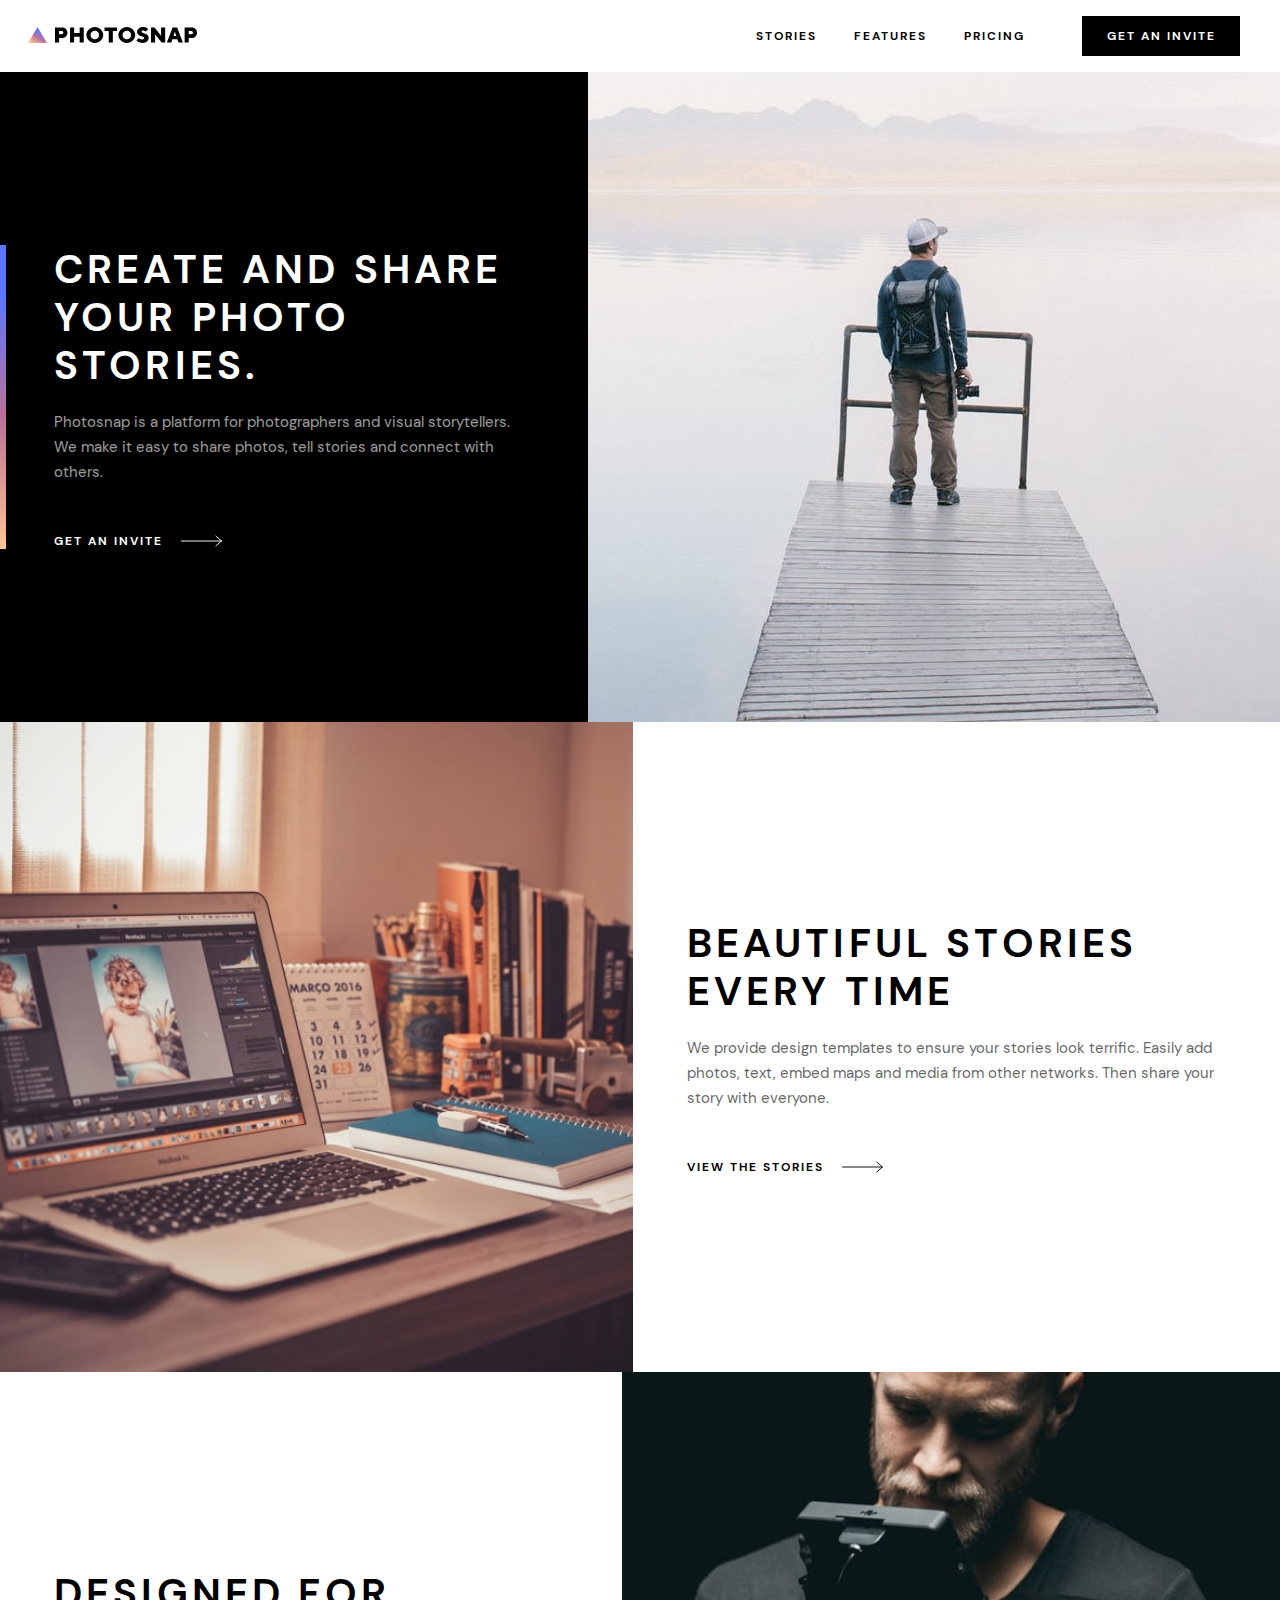
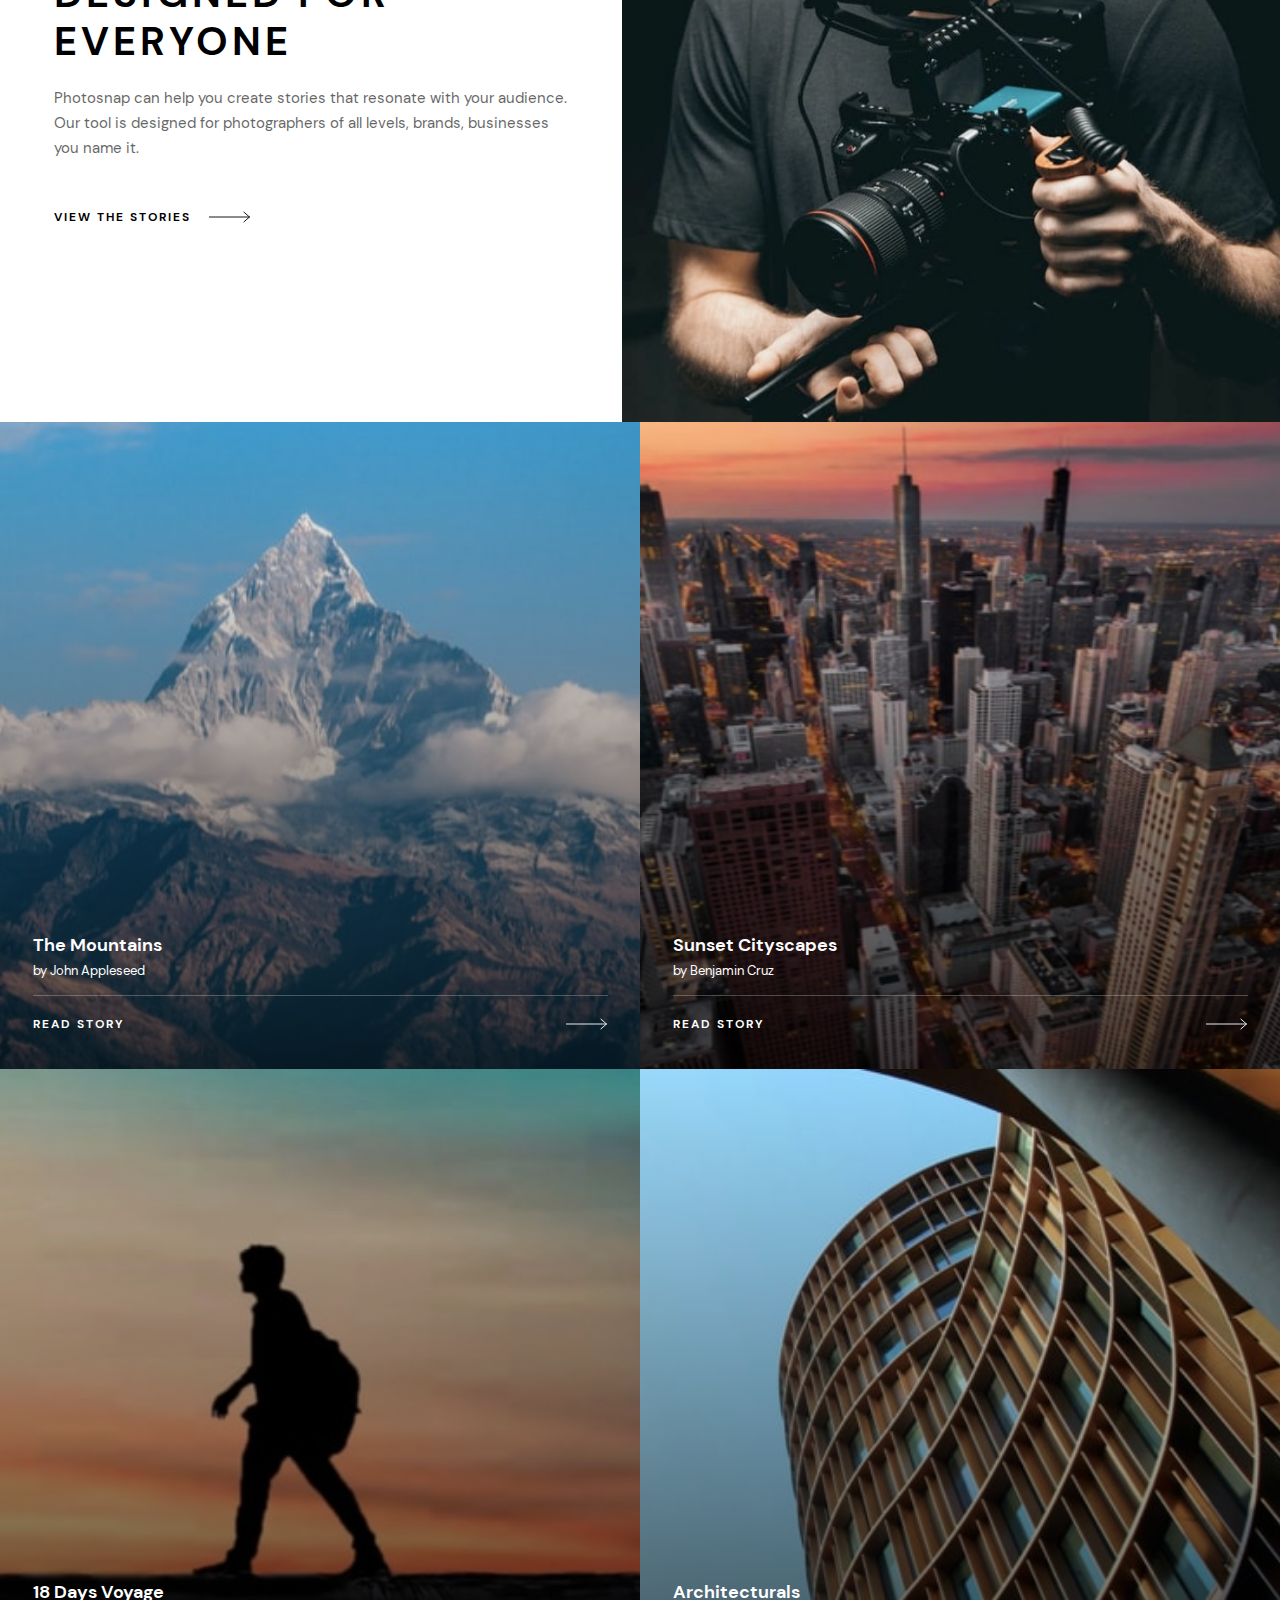
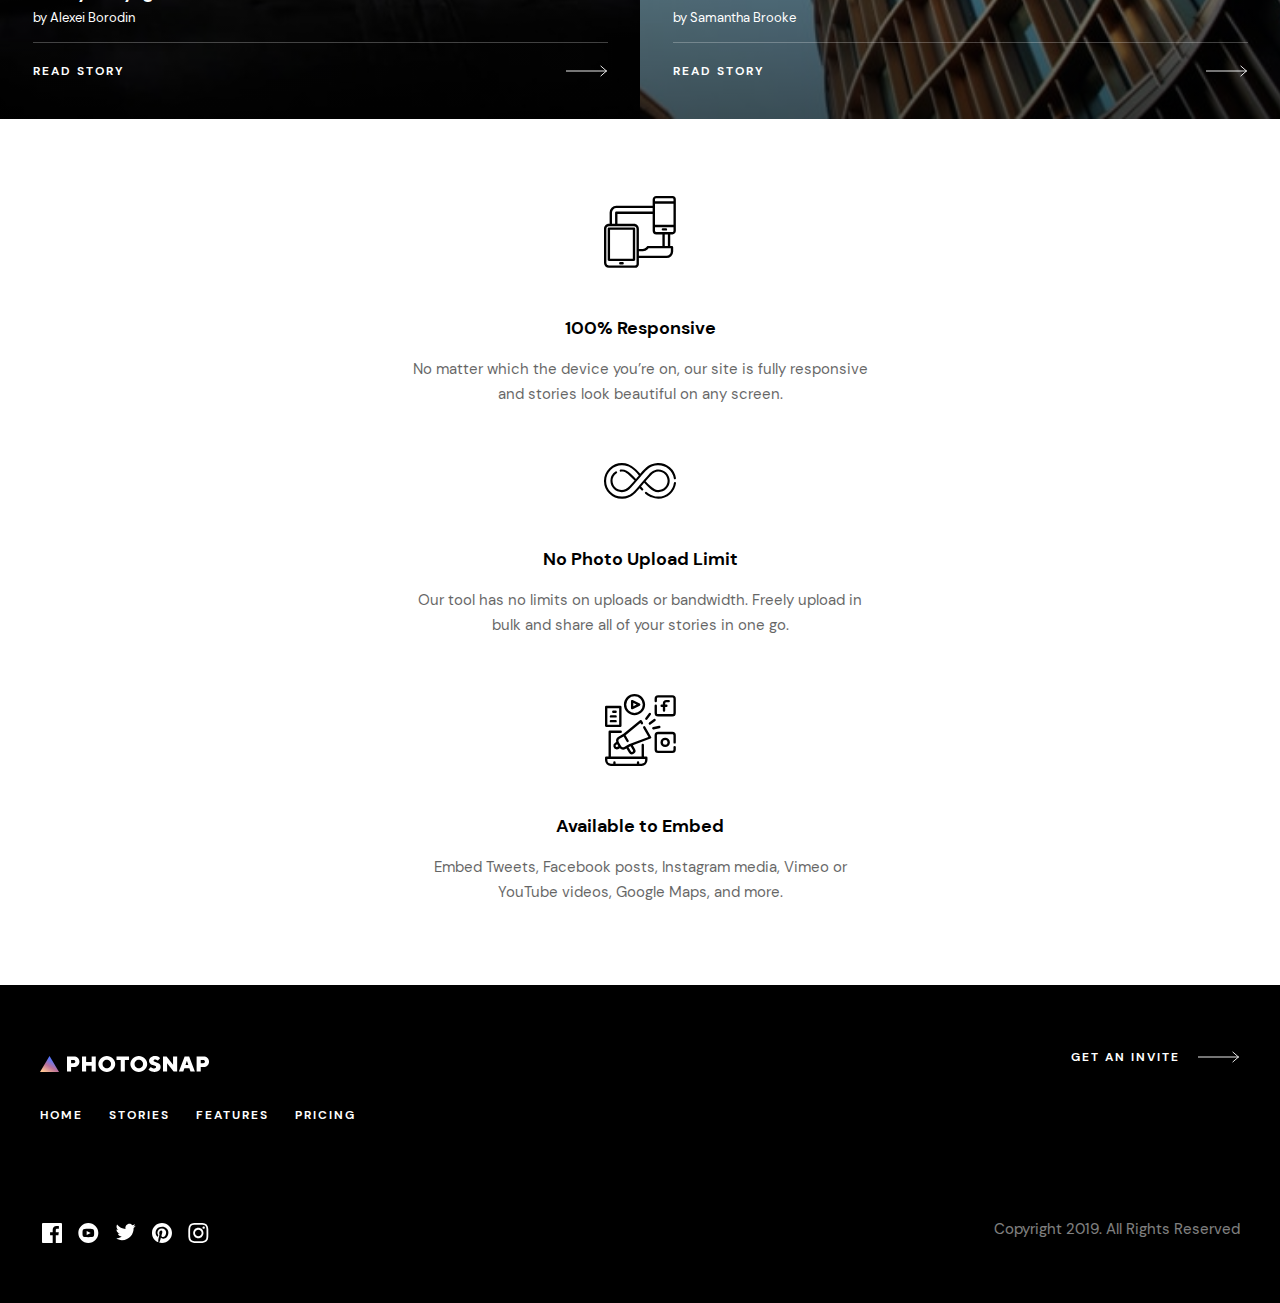
<file: index.html>
<!DOCTYPE html>
<html lang="en">

  <head>
    <meta charset="UTF-8" />
    <meta http-equiv="X-UA-Compatible" content="IE=edge" />
    <meta name="viewport" content="width=device-width, initial-scale=1.0" />
    <link rel="icon" href="Assets/favicon-32x32.png">
    <link rel="stylesheet" href="./Css/reset.css" />
    <link rel="stylesheet" href="./Css/style.css" />
    <link
      rel="shortcut icon"
      href="./Assets/favicon-32x32.png"
      type="image/x-icon"
    />
    <title>Photosnap - Home</title>
  </head>
  <body>
    <header>

      <div id="nav_bar" class="header_wrapper">

        <div class="site_logo">
          <a href="./index.html"><img src="./Assets/shared/desktop/logo.svg" alt="site logo">
          </a>
        </div>
        <div class="centred_items">
          <label>

            <input type="checkbox" id="checkbox" />
            <span class="menu" id="hamburger">
              <span class="hamburger"></span>
            </span>
            <ul class="burger_list">

              <li><a class="hover_op" href="./stories.html">STORIES</a></li>
              <li><a class="hover_op" href="./features.html">FEATURES</a></li>
              <li><a class="hover_op" href="./pricing.html">PRICING</a></li>
              <li class="divider"></li>
              <li>
                <a class="invite centred_items" href="./index.html"
                  >GET AN INVITE</a
                >
              </li>
            </ul>
          </label>
        </div>
        <div class="classic_navbar">
          <div class="nav_bar_flex">
            <a class="classic_navbar_t" href="./stories.html">STORIES</a>
            <a class="classic_navbar_t" href="./features.html">FEATURES</a>
            <a class="classic_navbar_t" href="./pricing.html">PRICING</a>
          </div>
          <a class="classic_navbar_invite" href="./index.html">GET AN INVITE</a>
        </div>
      </div>
    </header>
    <button id="fixed-button" class="bob_effect" onclick="scrollUp()">
      <img src="./Assets/mouse-cursor.png" alt="" />
    </button>
    <section>
      <div class="create_and_share">
        <div class="image_container">
          <img
            class="image_container mobile_images"
            src="./Assets/home/mobile/create-and-share.jpg"
            alt="Creat and share image"
          />
          <img
            class="image_container tablet_images"
            src="./Assets/home/desktop/create-and-share.jpg"
            alt="Creat and share image"
          />
          <img
            class="image_container desktop_images"
            src="./Assets/home/desktop/create-and-share.jpg"
            alt="Creat and share image"
          />
        </div>
        <div class="content_container first_container">
          <div id="colorful_divider_left"></div>
          <div class="content_childF">
            <div id="colorful_divider"></div>

            <div class="content_max_width">
              <h1 class="firstH">Create and share your photo stories.</h1>
              <p class="firstP">
                Photosnap is a platform for photographers and visual
                storytellers. We make it easy to share photos, tell stories and
                connect with others.
              </p>
              <div class="invite_arrow">
                <h4 class="firstInvite hover-underline-animation">
                  GET AN INVITE
                </h4>
                <img
                  class="arrow_container"
                  src="./Assets/shared/desktop/arrow-white.svg"
                  alt="white arrow"
                />
              </div>

            </div>
          </div>
        </div>
      </div>
      <div class="beautiful_stories">
        <div class="image_container">
          <img
            class="image_container mobile_images"
            src="./Assets/home/mobile/beautiful-stories.jpg"
            alt="Creat and share image"
          />
          <img
            class="image_container tablet_images"
            src="./Assets/home/desktop/beautiful-stories.jpg"
            alt="Creat and share image"
          />
          <img
            class="image_container desktop_images"
            src="./Assets/home/desktop/beautiful-stories.jpg"
            alt="Creat and share image"
          />
        </div>
        <div class="content_container">
          <div class="content_child">
            <h1 class="content_headerTxt">
              BEAUTIFUL STORIES <br />
              EVERY TIME
            </h1>
            <p class="content_ParagrapTxt">
              We provide design templates to ensure your stories look terrific.
              Easily add photos, text, embed maps and media from other networks.
              Then share your story with everyone.
            </p>
            <div class="invite_arrow">
              <h4 class="content_invite hover-underline-animation black">
                VIEW THE STORIES
              </h4>
              <img
                class="arrow_container"
                src="./Assets/shared/desktop/arrow-black.svg"
                alt="black arrow"
              />
            </div>
          </div>
        </div>
      </div>
      <div class="designed_for_everyone">
        <div class="image_container">
          <img
            class="image_container mobile_images"
            src="./Assets/home/mobile/designed-for-everyone.jpg"
            alt="Creat and share image"
          />
          <img
            class="image_container tablet_images"
            src="./Assets/home/desktop/designed-for-everyone.jpg"
            alt="Creat and share image"
          />
          <img
            class="image_container desktop_images"
            src="./Assets/home/desktop/designed-for-everyone.jpg"
            alt="Creat and share image"
          />
        </div>
        <div class="content_container">
          <div class="content_child">
            <h1 class="content_headerTxt">DESIGNED FOR EVERYONE</h1>
            <p class="content_ParagrapTxt">
              Photosnap can help you create stories that resonate with your
              audience. Our tool is designed for photographers of all levels,
              brands, businesses you name it.
            </p>
            <div class="invite_arrow">
              <h4 class="content_invite hover-underline-animation black">
                VIEW THE STORIES
              </h4>
              <img
                class="arrow_container"
                src="./Assets/shared/desktop/arrow-black.svg"
                alt="black arrow"
              />
            </div>
          </div>
        </div>
      </div>
    </section>
    <section>
      <div>
        <div>
          <div class="tablet_view">
            <div class="image_container_popup">
              <img

                class="image_container image_up"
                src="./Assets/stories/mobile/mountains.jpg"
                alt="mountains image"
              />
              <div class="blur_effect image_up"></div>

              <div class="galery_textcontent">
                <div class="galery_textcontent_inner">
                  <div>
                    <h5 class="galeryH">The Mountains</h5>
                    <p class="galeryP">by John Appleseed</p>
                  </div>
                  <div class="galery_divider"></div>
                  <div class="galery_flex">
                    <h6 class="galeryh6 hover-underline-animation">
                      READ STORY
                    </h6>
                    <img
                      class="arrow_container"
                      src="./Assets/shared/desktop/arrow-white.svg"
                      alt="white arrow"
                    />
                  </div>
                </div>
              </div>
            </div>
            <div class="image_container_popup">
              <img

                class="image_container image_up"
                src="./Assets/stories/mobile/cityscapes.jpg"
                alt="cityscapes image"
              />
              <div class="blur_effect image_up"></div>

              <div class="galery_textcontent">
                <div class="galery_textcontent_inner">
                  <div>
                    <h5 class="galeryH">Sunset Cityscapes</h5>
                    <p class="galeryP">by Benjamin Cruz</p>
                  </div>
                  <div class="galery_divider"></div>
                  <div class="galery_flex">
                    <h6 class="galeryh6 hover-underline-animation">
                      READ STORY
                    </h6>
                    <img
                      class="arrow_container"
                      src="./Assets/shared/desktop/arrow-white.svg"
                      alt="white arrow"
                    />
                  </div>
                </div>
              </div>
            </div>
            <div class="image_container_popup">
              <img

                class="image_container image_up"
                src="./Assets/stories/mobile/18-days-voyage.jpg"
                alt="18 daysvoyage image"
              />
              <div class="blur_effect image_up"></div>

              <div class="galery_textcontent">
                <div class="galery_textcontent_inner">
                  <div>
                    <h5 class="galeryH">18 Days Voyage</h5>
                    <p class="galeryP">by Alexei Borodin</p>
                  </div>
                  <div class="galery_divider"></div>
                  <div class="galery_flex">
                    <h6 class="galeryh6 hover-underline-animation">
                      READ STORY
                    </h6>
                    <img
                      class="arrow_container"
                      src="./Assets/shared/desktop/arrow-white.svg"
                      alt="white arrow"
                    />
                  </div>
                </div>
              </div>
            </div>
            <div class="image_container_popup">
              <img

                class="image_container image_up"
                src="./Assets/stories/mobile/architecturals.jpg"
                alt="architecturals image"
              />
              <div class="blur_effect image_up"></div>

              <div class="galery_textcontent">
                <div class="galery_textcontent_inner">
                  <div>
                    <h5 class="galeryH">Architecturals</h5>
                    <p class="galeryP">by Samantha Brooke</p>
                  </div>
                  <div class="galery_divider"></div>
                  <div class="galery_flex">
                    <h6 class="galeryh6 hover-underline-animation">
                      READ STORY
                    </h6>
                    <img
                      class="arrow_container"
                      src="./Assets/shared/desktop/arrow-white.svg"
                      alt="white arrow"
                    />
                  </div>
                </div>
              </div>
            </div>
          </div>
        </div>
      </div>
    </section>
    <section>
      <div>
        <div class="lower_div">
          <div class="centred_items_second">
            <img
              src="./Assets/features/desktop/responsive.svg"
              alt="responsive logo"
            />
            <h6 class="lowerH">100% Responsive</h6>
            <p class="lowerP">
              No matter which the device you’re on, our site is fully responsive
              and stories look beautiful on any screen.
            </p>
          </div>
          <div class="centred_items_second">
            <img
              src="./Assets/features/desktop/no-limit.svg"
              alt="no limit logo"
            />

            <h6 class="lowerH lowerHx2">No Photo Upload Limit</h6>

            <p class="lowerP">
              Our tool has no limits on uploads or bandwidth. Freely upload in
              bulk and share all of your stories in one go.
            </p>
          </div>
          <div class="centred_items_second">
            <img src="./Assets/features/desktop/embed.svg" alt="embed logo" />
            <h6 class="lowerH">Available to Embed</h6>

            <p class="lowerP lowerHx3">

              Embed Tweets, Facebook posts, Instagram media, Vimeo or YouTube
              videos, Google Maps, and more.
            </p>
          </div>
        </div>
      </div>
    </section>
    <footer class="site_bottom centred_items">
      <div class="footer_inner">
        <div class="footer_tablet1">

          <a href="./index.html"
            ><img
              class="item1"
              src="./Assets/shared/desktop/logo-white.svg"
              alt="potosnap logo"
          /></a>

          <div class="footer_contact item2">
            <div class="flip-container">
              <div class="flipper">
                <div class="front">
                  <img src="./Assets/contact/white-FB.svg" alt="Image 1" />
                </div>
                <div class="back">
                  <img src="./Assets/contact/facebook.svg" alt="Image 2" />
                </div>
              </div>
            </div>
            <div class="flip-container">
              <div class="flipper">
                <div class="front">
                  <img src="./Assets/contact/white-YT.svg" alt="Image 1" />
                </div>
                <div class="back">
                  <img src="./Assets/contact/youtube.svg" alt="Image 2" />
                </div>
              </div>
            </div>
            <div class="flip-container">
              <div class="flipper">
                <div class="front">
                  <img src="./Assets/contact/white-Tw.svg" alt="Image 1" />
                </div>
                <div class="back">
                  <img src="./Assets/contact/twitter.svg" alt="Image 2" />
                </div>
              </div>
            </div>
            <div class="flip-container">
              <div class="flipper">
                <div class="front">
                  <img src="./Assets/contact/white-Pin.svg" alt="Image 1" />
                </div>
                <div class="back">
                  <img src="./Assets/contact/pinterest.svg" alt="Image 2" />
                </div>
              </div>
            </div>
            <div class="flip-container">
              <div class="flipper">
                <div class="front">
                  <img src="./Assets/contact/white-Insta.svg" alt="Image 1" />
                </div>
                <div class="back">
                  <img src="./Assets/contact/instagram.svg" alt="Image 2" />
                </div>
              </div>
            </div>
          </div>
          <div class="footer_nav item3">

            <a class="footer_nav_p" href="./index.html">Home</a>

            <a class="footer_nav_p" href="./stories.html">Stories</a>
            <a class="footer_nav_p" href="./features.html">Features</a>
            <a class="footer_nav_p" href="./pricing.html">Pricing</a>
          </div>
        </div>
        <div class="footer_tablet2">
          <div class="invite_arrow">
            <h4 class="firstInvite hover-underline-animation">GET AN INVITE</h4>
            <img
              class="arrow_container"
              src="./Assets/shared/desktop/arrow-white.svg"
              alt="white arrow"
            />
          </div>
          <p class="all_rights">Copyright 2019. All Rights Reserved</p>
        </div>
      </div>
    </footer>
    <script src="./Javascript/script.js"></script>
  </body>
</html>
</file>
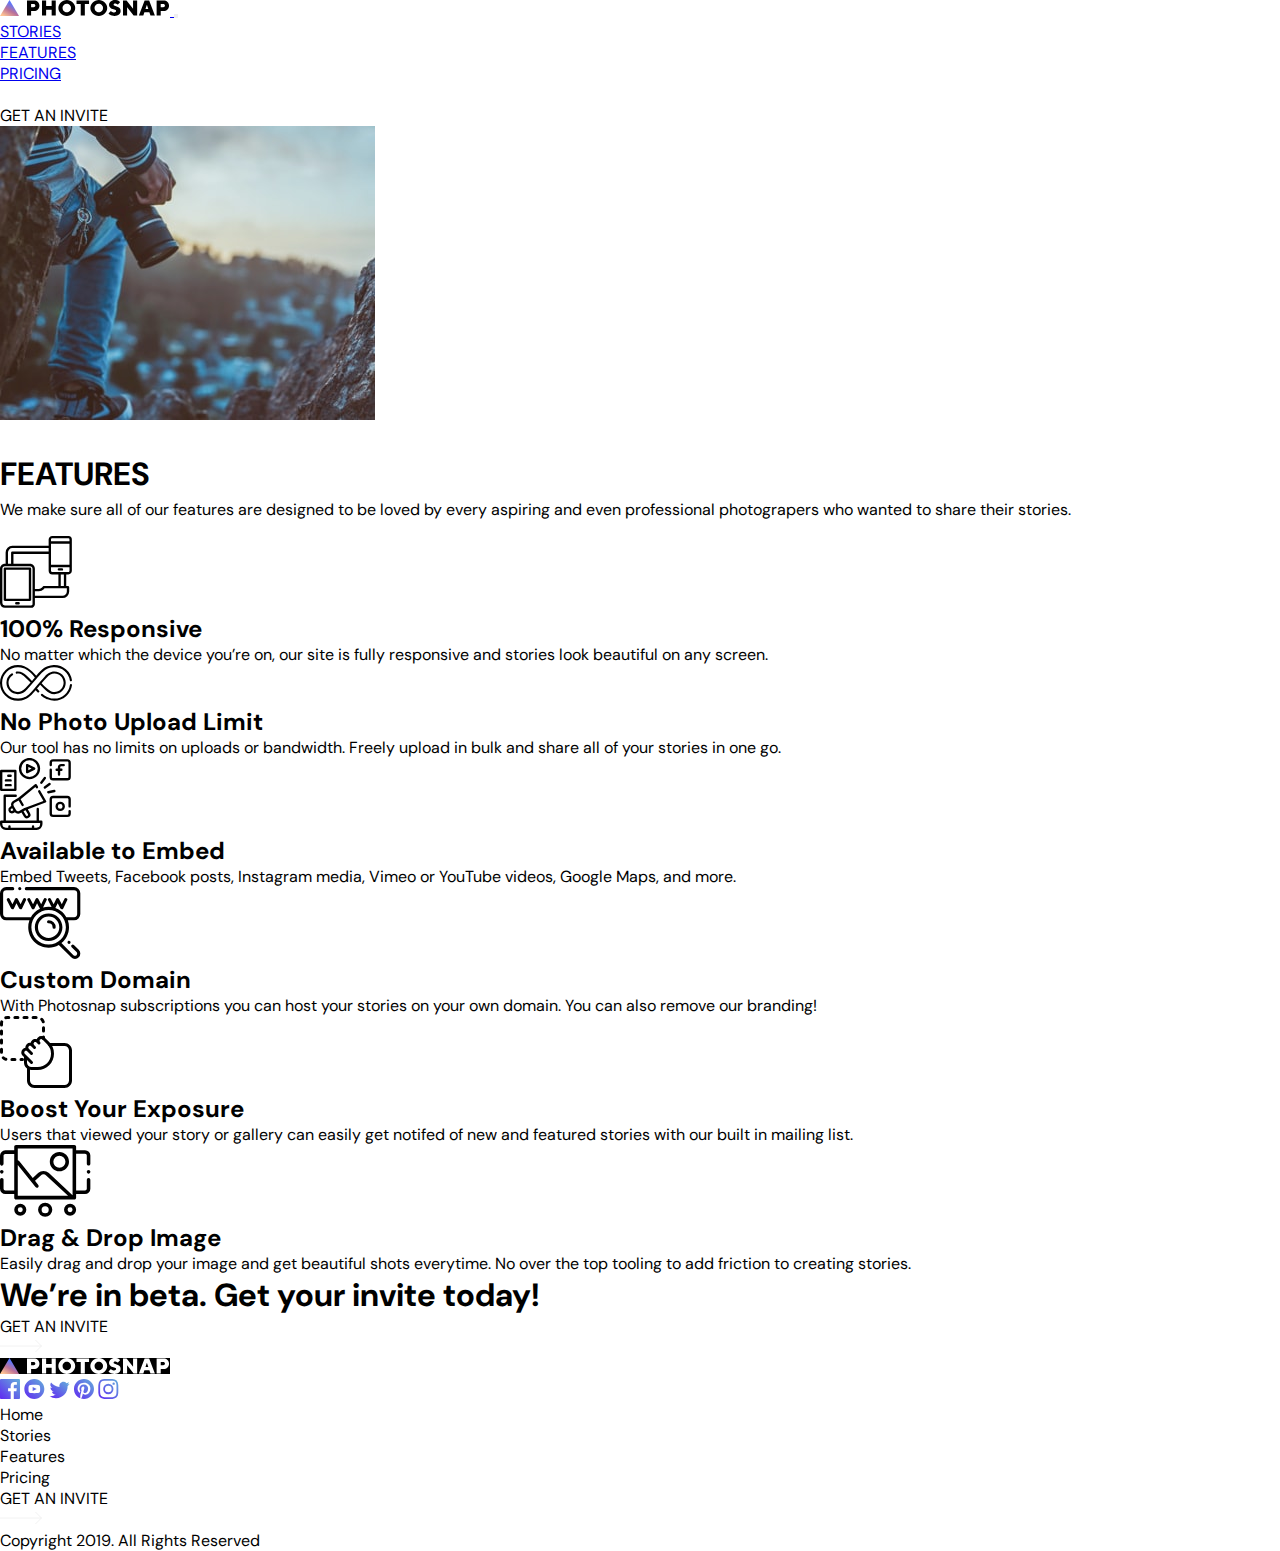
<file: feature.html>
<!DOCTYPE html>
<html lang="en">
<head>
    <meta charset="UTF-8">
    <link rel="preconnect" href="https://fonts.googleapis.com">
    <link rel="preconnect" href="https://fonts.gstatic.com" crossorigin>
    <link href="https://fonts.googleapis.com/css2?family=Bai+Jamjuree:wght@400;600&family=DM+Sans:wght@400;700&display=swap" rel="stylesheet">
    <meta http-equiv="X-UA-Compatible" content="IE=edge">
    <meta name="viewport" content="width=device-width, initial-scale=1.0">
    <link rel="icon" href="starter-code/assets/favicon-32x32.png">
    <link rel="stylesheet" href="style.css">
    <title>Photosnap</title>
</head>
<body>
    <header>
        <div class="logo">
            <a href="./index.html">
                <img src="starter-code/assets/shared/desktop/logo.svg" alt="logo">
            </a>
            <button class="btn">
                <span></span>
                <span></span>
            </button>
        </div>

        <nav class="navbar">
            <div class="menu">
                <ul>
                    <li><a class="mobile-menu" href="./stories.html">STORIES</a></li>
                    <li><a class="mobile-menu" href="./features.html">FEATURES</a></li>
                    <li><a class="mobile-menu" href="./pricing.html">PRICING</a></li>
                    <li class="divider"></li>
                    <li class="invite-li"><a class="invite" href="./index.html"></a>GET AN INVITE</li>
                </ul>
            </div>
        </nav>
    </header>

    <main>
        <section class="section-one">
            <img class="hero-mobile" src="starter-code/assets/features/mobile/hero.jpg" alt="hero">
            <div class="line-one"></div>
            <div class="text">
                <h1 class="text-h1">FEATURES</h1>
                <p class="text-p">We make sure all of our features are designed to be loved by every aspiring and even professional photograpers who wanted to share their stories.</p>
            </div>
        </section>

        <section class="section-two">
            <div class="txt">
                <img src="starter-code/assets/features/desktop/responsive.svg" alt="responsive">
                <h2 class="txt-h2">100% Responsive</h2>
                <p class="txt-p">No matter which the device you’re on, our site is fully responsive and stories look beautiful on any screen.</p>
            </div>
            <div class="txt">
                <img src="starter-code/assets/features/desktop/no-limit.svg" alt="no-limit">
                <h2 class="txt-h2">No Photo Upload Limit</h2>
                <p class="txt-p">Our tool has no limits on uploads or bandwidth. Freely upload in bulk and share all of your stories in one go.</p>
            </div>
            <div class="txt">
                <img src="starter-code/assets/features/desktop/embed.svg" alt="embed">
                <h2 class="txt-h2">Available to Embed</h2>
                <p class="txt-p">Embed Tweets, Facebook posts, Instagram media, Vimeo or YouTube videos, Google Maps, and more. </p>
            </div>
            <div class="txt">
                <img src="starter-code/assets/features/desktop/custom-domain.svg" alt="custom-domain">
                <h2 class="txt-h2">Custom Domain</h2>
                <p class="txt-p">With Photosnap subscriptions you can host your stories on your own domain. You can also remove our branding!</p>
            </div>
            <div class="txt">
                <img src="starter-code/assets/features/desktop/boost-exposure.svg" alt="boost-exposure">
                <h2 class="txt-h2">Boost Your Exposure</h2>
                <p class="txt-p">Users that viewed your story or gallery can easily get notifed of new and featured stories with our built in mailing list.</p>
            </div>
            <div class="txt">
                <img src="starter-code/assets/features/desktop/drag-drop.svg" alt="drag-drop">
                <h2 class="txt-h2">Drag & Drop Image</h2>
                <p class="txt-p">Easily drag and drop your image and get beautiful shots everytime. No over the top tooling to add friction to creating stories.</p>
            </div>
        </section>

        <section class="section-three">
            <div class="line-two"></div>
            <div class="beta">
                <h1 class="beta-h1">We’re in beta. Get your invite today!</h1>
                <div class="beta-two-elements">
                    <p class="beta-p">GET AN INVITE</p>
                    <svg xmlns="http://www.w3.org/2000/svg" width="43" height="14"><g fill="none" fill-rule="evenodd" stroke="#f2f2f2"><path d="M0 7h41.864M35.428 1l6 6-6 6"/></g></svg>
                </div>
            </div>
        </section>
    </main>

    <footer>
        <div class="footer-up">
            <div class="div-footer-logo">
                <img class="footer-logo" src="starter-code/assets/logo-white.svg" alt="">
            </div>
            <div class="social-icons">
                <svg xmlns="http://www.w3.org/2000/svg" width="20" height="20"><defs><linearGradient id="a" x1="100%" x2="0%" y1="0%" y2="100%"><stop offset="0%" stop-color="#63AFDB"/><stop offset="100%" stop-color="#6028F1"/></linearGradient></defs><path fill="url(#a)" d="M18.896 0H1.104C.494 0 0 .494 0 1.104v17.793C0 19.506.494 20 1.104 20h9.58v-7.745H8.076V9.237h2.606V7.01c0-2.583 1.578-3.99 3.883-3.99 1.104 0 2.052.082 2.329.119v2.7h-1.598c-1.254 0-1.496.597-1.496 1.47v1.928h2.989l-.39 3.018h-2.6V20h5.098c.608 0 1.102-.494 1.102-1.104V1.104C20 .494 19.506 0 18.896 0z"/></svg>
                <svg xmlns="http://www.w3.org/2000/svg" width="21" height="20"><defs><linearGradient id="a" x1="0%" x2="100%" y1="100%" y2="0%"><stop offset="0%" stop-color="#D3205A"/><stop offset="100%" stop-color="#FF5A5A"/></linearGradient></defs><path fill="url(#a)" d="M43.33 0c-5.523 0-10 4.478-10 10 0 5.523 4.477 10 10 10s10-4.477 10-10c0-5.522-4.477-10-10-10zm3.7 14.077c-1.75.12-5.653.12-7.402 0-1.896-.13-2.117-1.059-2.131-4.077.014-3.024.237-3.947 2.131-4.077 1.75-.12 5.652-.12 7.403 0 1.897.13 2.117 1.059 2.132 4.077-.015 3.024-.237 3.947-2.132 4.077zm-5.367-6.029l4.098 1.949-4.098 1.955V8.048z" transform="translate(-33)"/></svg>
                <svg xmlns="http://www.w3.org/2000/svg" width="21" height="18"><defs><linearGradient id="a" x1="100%" x2="0%" y1="16.979%" y2="83.021%"><stop offset="0%" stop-color="#65FFEB"/><stop offset="100%" stop-color="#27718A"/></linearGradient></defs><path fill="url(#a)" d="M86.66 3.797a8.192 8.192 0 01-2.357.646 4.11 4.11 0 001.805-2.27 8.22 8.22 0 01-2.606.996 4.096 4.096 0 00-2.995-1.296c-2.65 0-4.596 2.472-3.998 5.038a11.648 11.648 0 01-8.457-4.287 4.109 4.109 0 001.27 5.478 4.086 4.086 0 01-1.858-.513c-.045 1.901 1.318 3.68 3.291 4.075a4.113 4.113 0 01-1.853.07 4.106 4.106 0 003.833 2.85 8.25 8.25 0 01-6.075 1.7 11.616 11.616 0 006.29 1.843c7.618 0 11.922-6.434 11.662-12.205a8.354 8.354 0 002.048-2.124z" transform="translate(-66 -1)"/></svg>
                <svg xmlns="http://www.w3.org/2000/svg" width="20" height="20"><defs><linearGradient id="a" x1="100%" x2="0%" y1="0%" y2="100%"><stop offset="0%" stop-color="#F6C683"/><stop offset="100%" stop-color="#DE3838"/></linearGradient></defs><path fill="url(#a)" d="M109.99 0c-5.522 0-10 4.477-10 10 0 4.237 2.636 7.855 6.356 9.312-.088-.791-.167-2.005.035-2.868.181-.78 1.172-4.97 1.172-4.97s-.299-.6-.299-1.486c0-1.39.806-2.428 1.81-2.428.852 0 1.264.64 1.264 1.408 0 .858-.546 2.14-.828 3.33-.236.995.5 1.807 1.48 1.807 1.778 0 3.144-1.874 3.144-4.58 0-2.393-1.72-4.068-4.176-4.068-2.845 0-4.515 2.135-4.515 4.34 0 .859.33 1.781.744 2.281a.3.3 0 01.069.288l-.278 1.133c-.044.183-.145.223-.335.134-1.249-.581-2.03-2.407-2.03-3.874 0-3.154 2.292-6.052 6.608-6.052 3.469 0 6.165 2.473 6.165 5.776 0 3.447-2.173 6.22-5.19 6.22-1.013 0-1.965-.525-2.291-1.148l-.623 2.378c-.226.869-.835 1.958-1.244 2.621.937.29 1.931.446 2.962.446 5.523 0 10-4.477 10-10s-4.477-10-10-10z" transform="translate(-100)"/></svg>
                <svg xmlns="http://www.w3.org/2000/svg" width="21" height="20"><defs><linearGradient id="a" x1="0%" x2="50%" y1="100%" y2="0%"><stop offset="0%" stop-color="#FFC593"/><stop offset="51.945%" stop-color="#BC7198"/><stop offset="100%" stop-color="#5A77FF"/></linearGradient></defs><path fill="url(#a)" d="M143.32 1.802c2.67 0 2.987.01 4.042.059 2.71.123 3.976 1.409 4.099 4.099.048 1.054.057 1.37.057 4.04 0 2.672-.01 2.988-.057 4.042-.124 2.687-1.387 3.975-4.1 4.099-1.054.048-1.37.058-4.041.058-2.67 0-2.987-.01-4.04-.058-2.718-.124-3.977-1.416-4.1-4.1-.048-1.054-.058-1.37-.058-4.041 0-2.67.01-2.986.058-4.04.124-2.69 1.387-3.977 4.1-4.1 1.054-.048 1.37-.058 4.04-.058zm0-1.802c-2.716 0-3.056.012-4.123.06-3.631.167-5.65 2.182-5.816 5.817-.05 1.067-.061 1.407-.061 4.123s.012 3.057.06 4.123c.167 3.632 2.182 5.65 5.817 5.817 1.067.048 1.407.06 4.123.06s3.057-.012 4.123-.06c3.629-.167 5.652-2.182 5.816-5.817.05-1.066.061-1.407.061-4.123s-.012-3.056-.06-4.122c-.163-3.629-2.18-5.65-5.816-5.817C146.377.01 146.036 0 143.32 0zm0 4.865a5.135 5.135 0 100 10.27 5.135 5.135 0 000-10.27zm0 8.468a3.333 3.333 0 110-6.666 3.333 3.333 0 010 6.666zm5.338-9.87a1.2 1.2 0 100 2.4 1.2 1.2 0 000-2.4z" transform="translate(-133)"/></svg>
            </div>
            <div class="pages">
                <p>Home</p>
                <p>Stories</p>
                <p>Features</p>
                <p>Pricing</p>
            </div>
        </div>
        <div class="footer-down">
            <div class="beta-two-elements-footer">
                <p class="beta-p">GET AN INVITE</p>
                <svg xmlns="http://www.w3.org/2000/svg" width="43" height="14"><g fill="none" fill-rule="evenodd" stroke="#f2f2f2"><path d="M0 7h41.864M35.428 1l6 6-6 6"/></g></svg>
            </div>
            <p class="copyright">Copyright 2019. All Rights Reserved</p>
        </div>
    </footer>

    <script src="burger.js"></script>
</body>
</html>
</file>
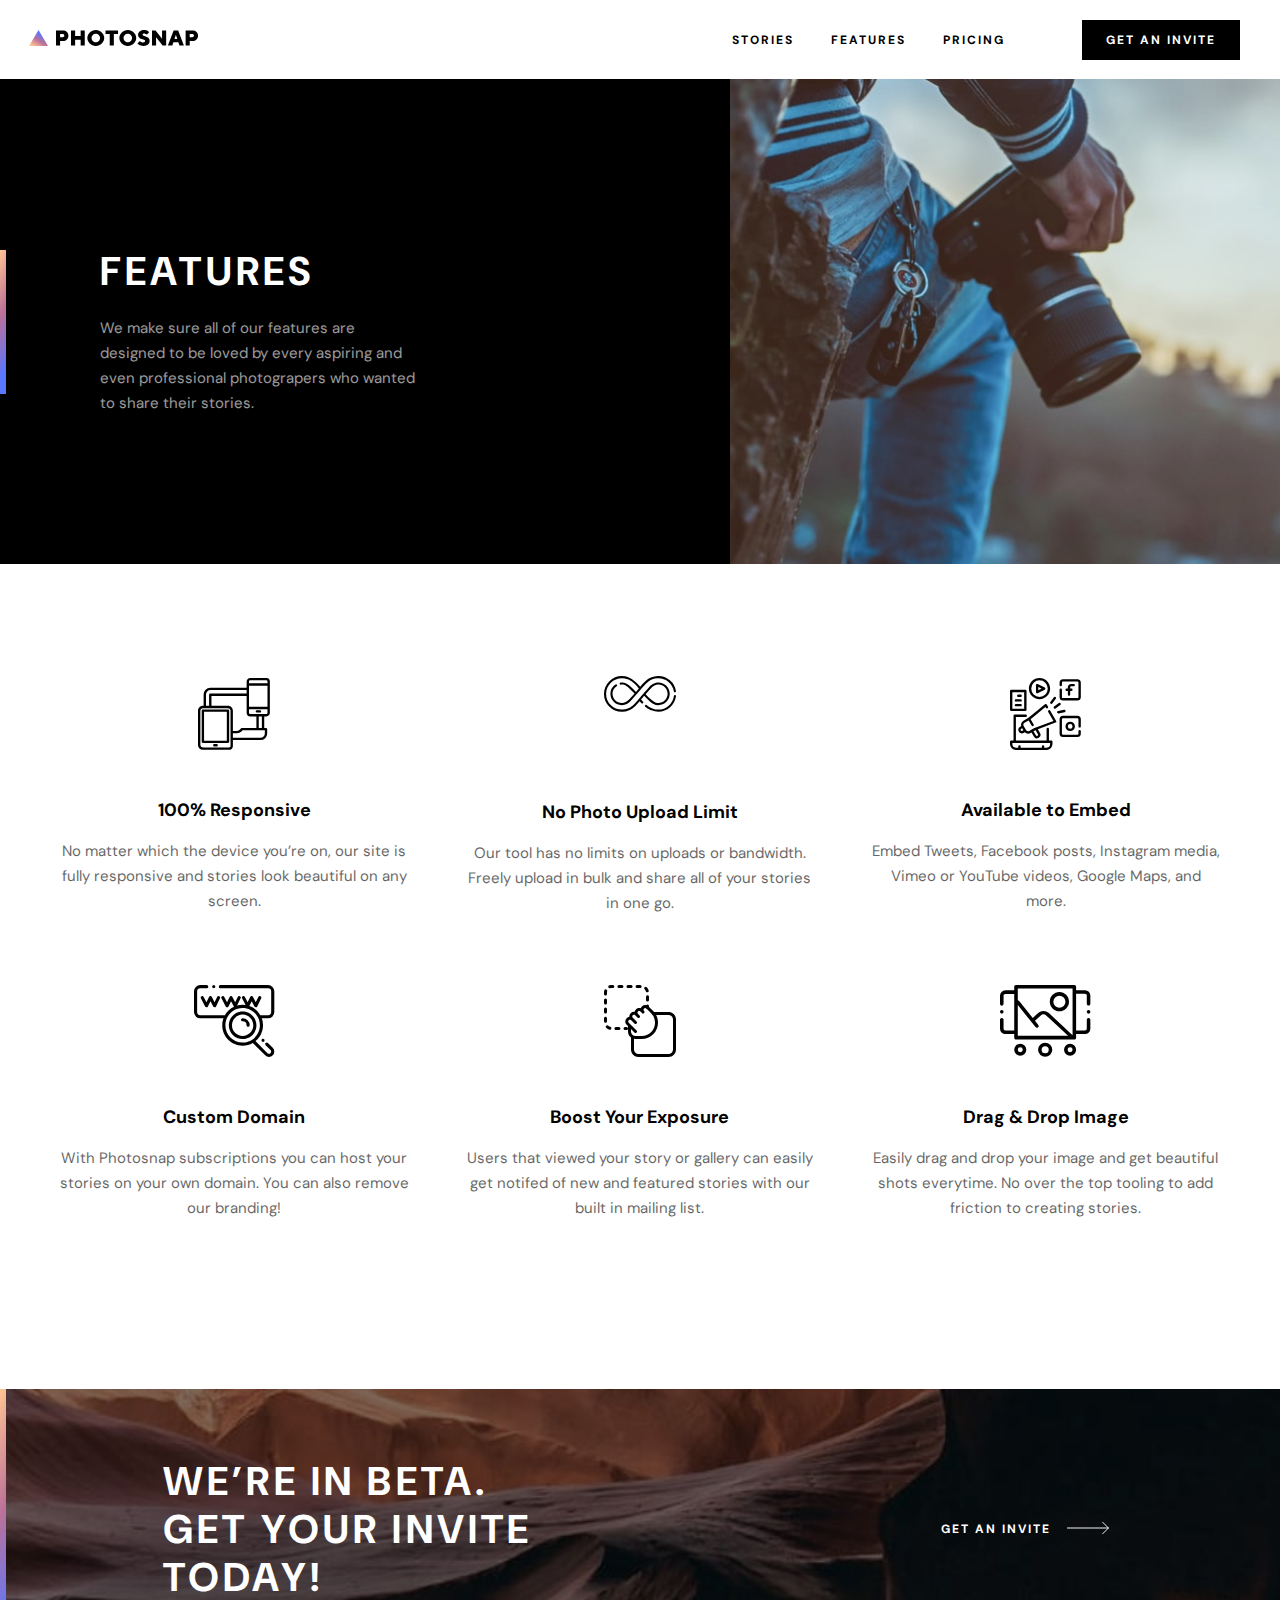
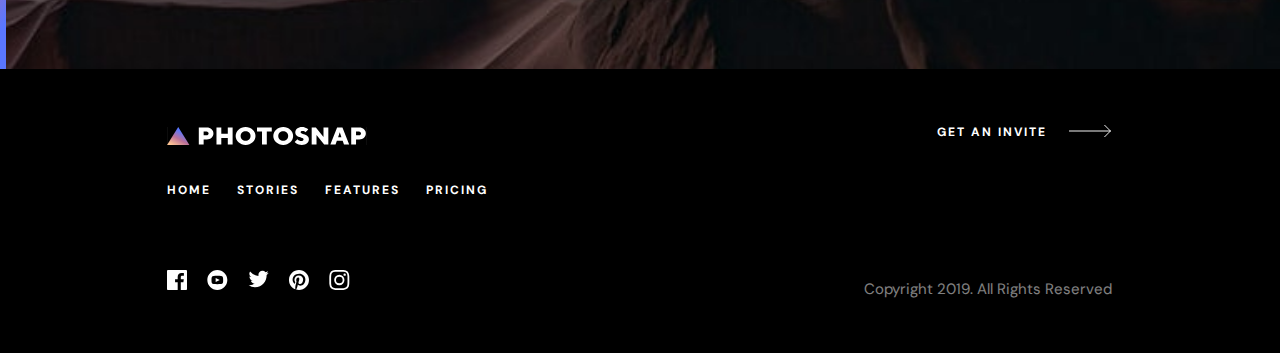
<file: features.html>
<!DOCTYPE html>
<html lang="en">

<head>
    <meta charset="UTF-8">
    <link rel="preconnect" href="https://fonts.googleapis.com">
    <link rel="preconnect" href="https://fonts.gstatic.com" crossorigin>
    <link
        href="https://fonts.googleapis.com/css2?family=Bai+Jamjuree:wght@400;600&family=DM+Sans:wght@400;700&display=swap"
        rel="stylesheet">
    <meta http-equiv="X-UA-Compatible" content="IE=edge">
    <meta name="viewport" content="width=device-width, initial-scale=1.0">
    <link rel="icon" href="Assets/favicon-32x32.png">
    <link rel="stylesheet" href="./features.css">
    <link rel="stylesheet" href="./feature-media.css">
    <title>Photosnap</title>
</head>

<body>
    <header>
        <div class="logo">
            <a href="./index.html">
                <img src="./Assets/shared/desktop/logo.svg" alt="logo">
            </a>
            <button class="btn">
                <span></span>
                <span></span>
            </button>
        </div>

        <div class="menu">
            <ul>
                <li><a href="./stories.html">STORIES</a></li>
                <li><a href="./features.html">FEATURES</a></li>
                <li><a href="./pricing.html">PRICING</a></li>
                <li class="divider"></li>
                <li class="invite-li"><a class="invite" href="./index.html"></a>GET AN INVITE</li>
            </ul>
        </div>
        <div class="menu-clasic">
            <ul>
                <li class="menu-clasic-hover"><a href="./stories.html">STORIES</a></li>
                <li class="menu-clasic-hover"><a href="./features.html">FEATURES</a></li>
                <li class="menu-clasic-hover"><a href="./pricing.html">PRICING</a></li>
                <li class="invite-li-media"><a href="./index.html"></a>GET AN INVITE</li>
            </ul>
        </div>
    </header>

    <main>
        <section class="section-one">
            <div class="images-cont">
                <img class="hero-mobile" src="./Assets/features/mobile/hero.jpg" alt="hero">
                <img class="hero-tablet" src="./Assets/features/tablet/hero.jpg" alt="hero">
                <img class="hero-desktop" src="./Assets/features/desktop/hero.jpg" alt="hero">
            </div>
            <div class="line-one"></div>
            <div class="text">
                <h1 class="text-h1">FEATURES</h1>
                <p class="text-p">We make sure all of our features are designed to be loved by every aspiring and even
                    professional photograpers who wanted to share their stories.</p>
            </div>
        </section>

        <section class="section-two">
            <div class="txt">
                <img src="./Assets/features/desktop/responsive.svg" alt="responsive">
                <h2 class="txt-h2">100% Responsive</h2>
                <p class="txt-p">No matter which the device you’re on, our site is fully responsive and stories look
                    beautiful on any screen.</p>
            </div>
            <div class="txt">
                <img class="unlimit" src="./Assets/features/desktop/no-limit.svg" alt="no-limit">
                <h2 class="txt-h2">No Photo Upload Limit</h2>
                <p class="txt-p">Our tool has no limits on uploads or bandwidth. Freely upload in bulk and share all of
                    your stories in one go.</p>
            </div>
            <div class="txt">
                <img src="./Assets/features/desktop/embed.svg" alt="embed">
                <h2 class="txt-h2">Available to Embed</h2>
                <p class="txt-p">Embed Tweets, Facebook posts, Instagram media, Vimeo or YouTube videos, Google Maps,
                    and more. </p>
            </div>
            <div class="txt">
                <img src="./Assets/features/desktop/custom-domain.svg" alt="custom-domain">
                <h2 class="txt-h2">Custom Domain</h2>
                <p class="txt-p">With Photosnap subscriptions you can host your stories on your own domain. You can also
                    remove our branding!</p>
            </div>
            <div class="txt">
                <img src="./Assets/features/desktop/boost-exposure.svg" alt="boost-exposure">
                <h2 class="txt-h2">Boost Your Exposure</h2>
                <p class="txt-p">Users that viewed your story or gallery can easily get notifed of new and featured
                    stories with our built in mailing list.</p>
            </div>
            <div class="txt">
                <img src="./Assets/features/desktop/drag-drop.svg" alt="drag-drop">
                <h2 class="txt-h2">Drag & Drop Image</h2>
                <p class="txt-p">Easily drag and drop your image and get beautiful shots everytime. No over the top
                    tooling to add friction to creating stories.</p>
            </div>
        </section>

        <section class="section-three">
            <div class="line-two"></div>
            <div class="beta">
                <h1 class="beta-h1">We’re in beta. Get your invite today!</h1>
                <div class="beta-two-elements">
                    <p class="beta-p">GET AN INVITE</p>
                    <svg xmlns="http://www.w3.org/2000/svg" width="43" height="14">
                        <g fill="none" fill-rule="evenodd" stroke="#f2f2f2">
                            <path d="M0 7h41.864M35.428 1l6 6-6 6" />
                        </g>
                    </svg>
                </div>
            </div>
        </section>
    </main>

    <footer>
        <div class="footer-up">
            <div class="div-footer-logo">
                <a href="./index.html">
                    <img class="footer-logo" src="./Assets/shared/desktop/logo-white.svg" alt="">
                </a>
            </div>
            <div class="reverse">
                <div class="social-icons">
                    <div class="fb">
                        <svg xmlns="http://www.w3.org/2000/svg" width="20" height="20">
                            <defs>
                                <linearGradient id="a" x1="100%" x2="0%" y1="0%" y2="100%">
                                    <stop offset="0%" stop-color="#63AFDB" />
                                    <stop offset="100%" stop-color="#6028F1" />
                                </linearGradient>
                            </defs>
                            <path fill="url(#a)"
                                d="M18.896 0H1.104C.494 0 0 .494 0 1.104v17.793C0 19.506.494 20 1.104 20h9.58v-7.745H8.076V9.237h2.606V7.01c0-2.583 1.578-3.99 3.883-3.99 1.104 0 2.052.082 2.329.119v2.7h-1.598c-1.254 0-1.496.597-1.496 1.47v1.928h2.989l-.39 3.018h-2.6V20h5.098c.608 0 1.102-.494 1.102-1.104V1.104C20 .494 19.506 0 18.896 0z" />
                        </svg>
                    </div>
                    <div class="youtube">
                        <svg xmlns="http://www.w3.org/2000/svg" width="21" height="20">
                            <defs>
                                <linearGradient id="b" x1="0%" x2="100%" y1="100%" y2="0%">
                                    <stop offset="0%" stop-color="#D3205A" />
                                    <stop offset="100%" stop-color="#FF5A5A" />
                                </linearGradient>
                            </defs>
                            <path fill="url(#a)"
                                d="M43.33 0c-5.523 0-10 4.478-10 10 0 5.523 4.477 10 10 10s10-4.477 10-10c0-5.522-4.477-10-10-10zm3.7 14.077c-1.75.12-5.653.12-7.402 0-1.896-.13-2.117-1.059-2.131-4.077.014-3.024.237-3.947 2.131-4.077 1.75-.12 5.652-.12 7.403 0 1.897.13 2.117 1.059 2.132 4.077-.015 3.024-.237 3.947-2.132 4.077zm-5.367-6.029l4.098 1.949-4.098 1.955V8.048z"
                                transform="translate(-33)" />
                        </svg>
                    </div>
                    <div class="tw">
                        <svg xmlns="http://www.w3.org/2000/svg" width="21" height="18">
                            <defs>
                                <linearGradient id="c" x1="100%" x2="0%" y1="16.979%" y2="83.021%">
                                    <stop offset="0%" stop-color="#65FFEB" />
                                    <stop offset="100%" stop-color="#27718A" />
                                </linearGradient>
                            </defs>
                            <path fill="url(#a)"
                                d="M86.66 3.797a8.192 8.192 0 01-2.357.646 4.11 4.11 0 001.805-2.27 8.22 8.22 0 01-2.606.996 4.096 4.096 0 00-2.995-1.296c-2.65 0-4.596 2.472-3.998 5.038a11.648 11.648 0 01-8.457-4.287 4.109 4.109 0 001.27 5.478 4.086 4.086 0 01-1.858-.513c-.045 1.901 1.318 3.68 3.291 4.075a4.113 4.113 0 01-1.853.07 4.106 4.106 0 003.833 2.85 8.25 8.25 0 01-6.075 1.7 11.616 11.616 0 006.29 1.843c7.618 0 11.922-6.434 11.662-12.205a8.354 8.354 0 002.048-2.124z"
                                transform="translate(-66 -1)" />
                        </svg>
                    </div>
                    <div class="pin">
                        <svg xmlns="http://www.w3.org/2000/svg" width="20" height="20">
                            <defs>
                                <linearGradient id="d" x1="100%" x2="0%" y1="0%" y2="100%">
                                    <stop offset="0%" stop-color="#F6C683" />
                                    <stop offset="100%" stop-color="#DE3838" />
                                </linearGradient>
                            </defs>
                            <path fill="url(#a)"
                                d="M109.99 0c-5.522 0-10 4.477-10 10 0 4.237 2.636 7.855 6.356 9.312-.088-.791-.167-2.005.035-2.868.181-.78 1.172-4.97 1.172-4.97s-.299-.6-.299-1.486c0-1.39.806-2.428 1.81-2.428.852 0 1.264.64 1.264 1.408 0 .858-.546 2.14-.828 3.33-.236.995.5 1.807 1.48 1.807 1.778 0 3.144-1.874 3.144-4.58 0-2.393-1.72-4.068-4.176-4.068-2.845 0-4.515 2.135-4.515 4.34 0 .859.33 1.781.744 2.281a.3.3 0 01.069.288l-.278 1.133c-.044.183-.145.223-.335.134-1.249-.581-2.03-2.407-2.03-3.874 0-3.154 2.292-6.052 6.608-6.052 3.469 0 6.165 2.473 6.165 5.776 0 3.447-2.173 6.22-5.19 6.22-1.013 0-1.965-.525-2.291-1.148l-.623 2.378c-.226.869-.835 1.958-1.244 2.621.937.29 1.931.446 2.962.446 5.523 0 10-4.477 10-10s-4.477-10-10-10z"
                                transform="translate(-100)" />
                        </svg>
                    </div>
                    <div class="ins">
                        <svg xmlns="http://www.w3.org/2000/svg" width="21" height="20">
                            <defs>
                                <linearGradient id="e" x1="0%" x2="50%" y1="100%" y2="0%">
                                    <stop offset="0%" stop-color="#FFC593" />
                                    <stop offset="51.945%" stop-color="#BC7198" />
                                    <stop offset="100%" stop-color="#5A77FF" />
                                </linearGradient>
                            </defs>
                            <path fill="url(#a)"
                                d="M143.32 1.802c2.67 0 2.987.01 4.042.059 2.71.123 3.976 1.409 4.099 4.099.048 1.054.057 1.37.057 4.04 0 2.672-.01 2.988-.057 4.042-.124 2.687-1.387 3.975-4.1 4.099-1.054.048-1.37.058-4.041.058-2.67 0-2.987-.01-4.04-.058-2.718-.124-3.977-1.416-4.1-4.1-.048-1.054-.058-1.37-.058-4.041 0-2.67.01-2.986.058-4.04.124-2.69 1.387-3.977 4.1-4.1 1.054-.048 1.37-.058 4.04-.058zm0-1.802c-2.716 0-3.056.012-4.123.06-3.631.167-5.65 2.182-5.816 5.817-.05 1.067-.061 1.407-.061 4.123s.012 3.057.06 4.123c.167 3.632 2.182 5.65 5.817 5.817 1.067.048 1.407.06 4.123.06s3.057-.012 4.123-.06c3.629-.167 5.652-2.182 5.816-5.817.05-1.066.061-1.407.061-4.123s-.012-3.056-.06-4.122c-.163-3.629-2.18-5.65-5.816-5.817C146.377.01 146.036 0 143.32 0zm0 4.865a5.135 5.135 0 100 10.27 5.135 5.135 0 000-10.27zm0 8.468a3.333 3.333 0 110-6.666 3.333 3.333 0 010 6.666zm5.338-9.87a1.2 1.2 0 100 2.4 1.2 1.2 0 000-2.4z"
                                transform="translate(-133)" />
                        </svg>
                    </div>
                </div>
                <div class="pages">
                    <a class="footer-page-p" href="./index.html">
                        <p>Home</p>
                    </a>
                    <a class="footer-page-p" href="./stories.html">
                        <p>Stories</p>
                    </a>
                    <a class="footer-page-p" href="./features.html">
                        <p>Features</p>
                    </a>
                    <a class="footer-page-p" href="./pricing.html">
                        <p>Pricing</p>
                    </a>
                </div>
            </div>
        </div>
        <div class="footer-down">
            <div class="beta-two-elements-footer">
                <p class="beta-p">GET AN INVITE</p>
                <svg xmlns="http://www.w3.org/2000/svg" width="43" height="14">
                    <g fill="none" fill-rule="evenodd" stroke="#f2f2f2">
                        <path d="M0 7h41.864M35.428 1l6 6-6 6" />
                    </g>
                </svg>
            </div>
            <p class="copyright">Copyright 2019. All Rights Reserved</p>
        </div>
    </footer>

    <script src="./features.js"></script>
</body>

</html>
</file>
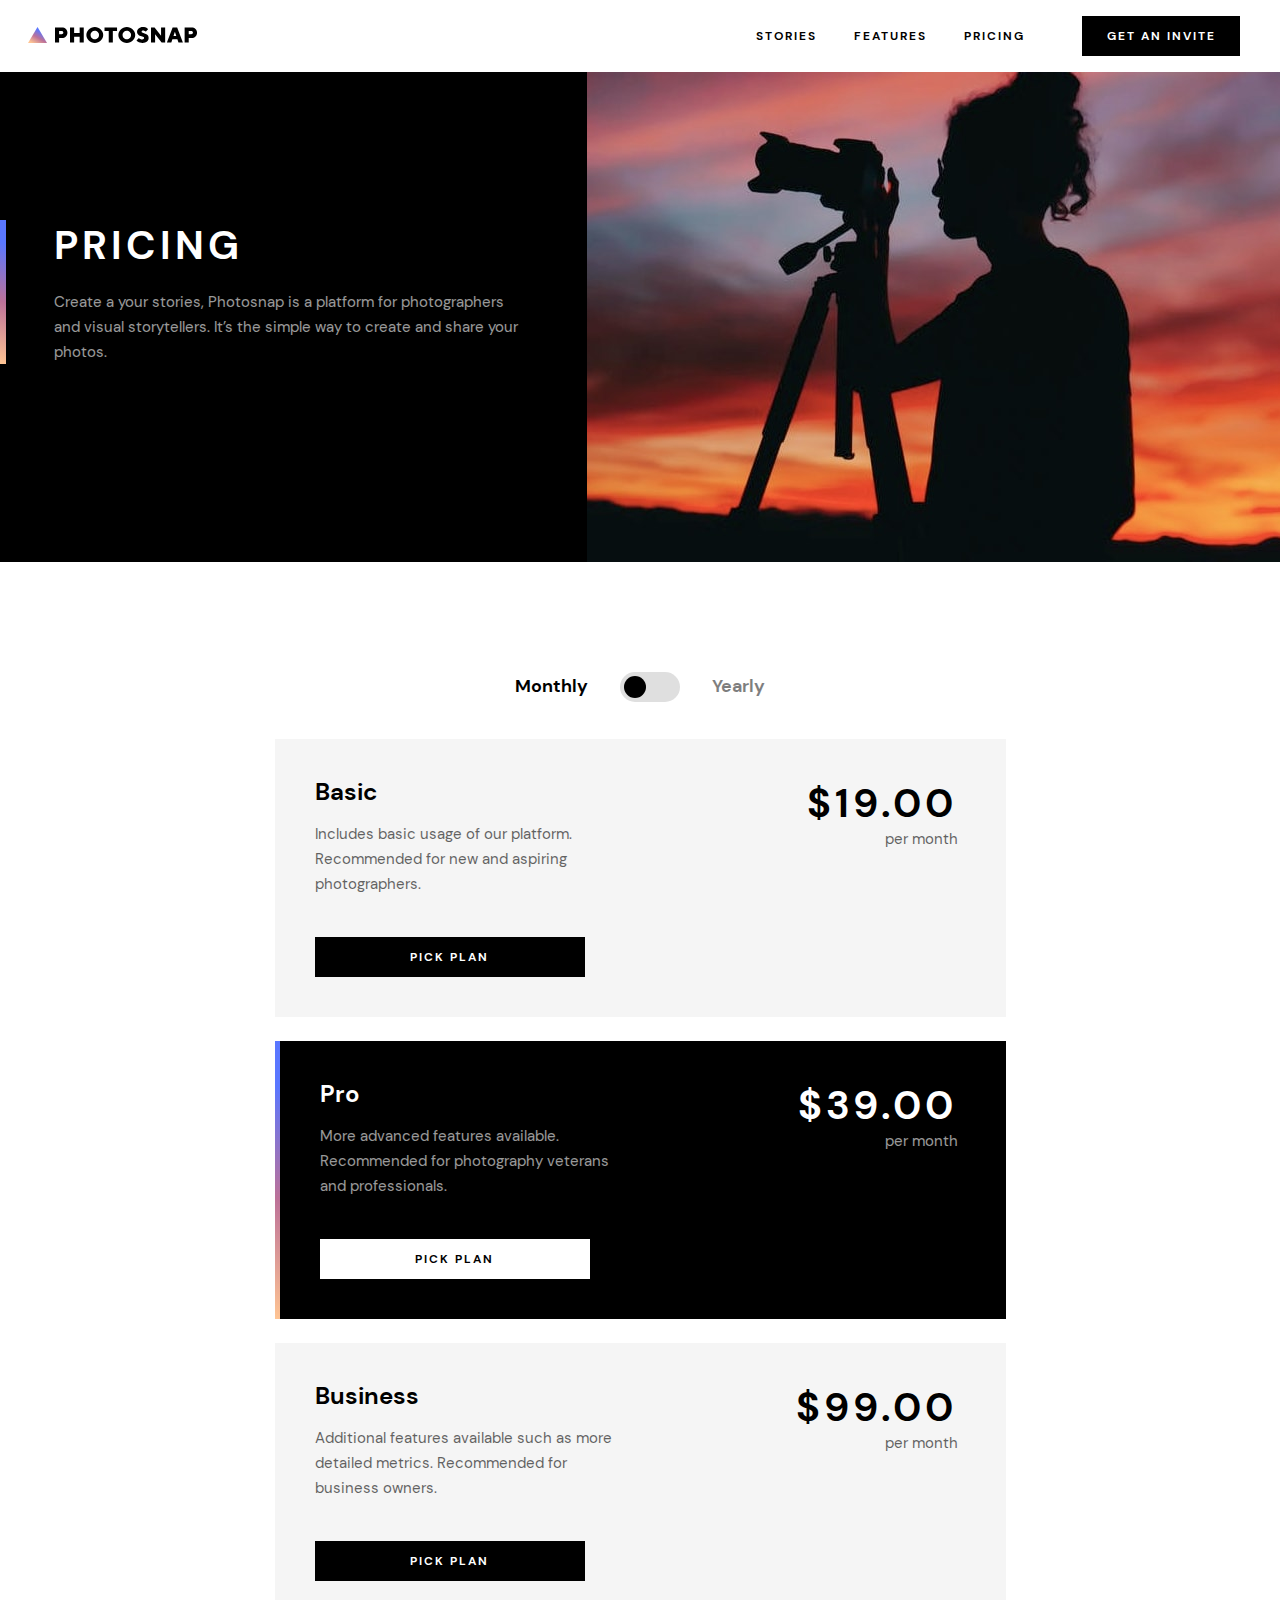
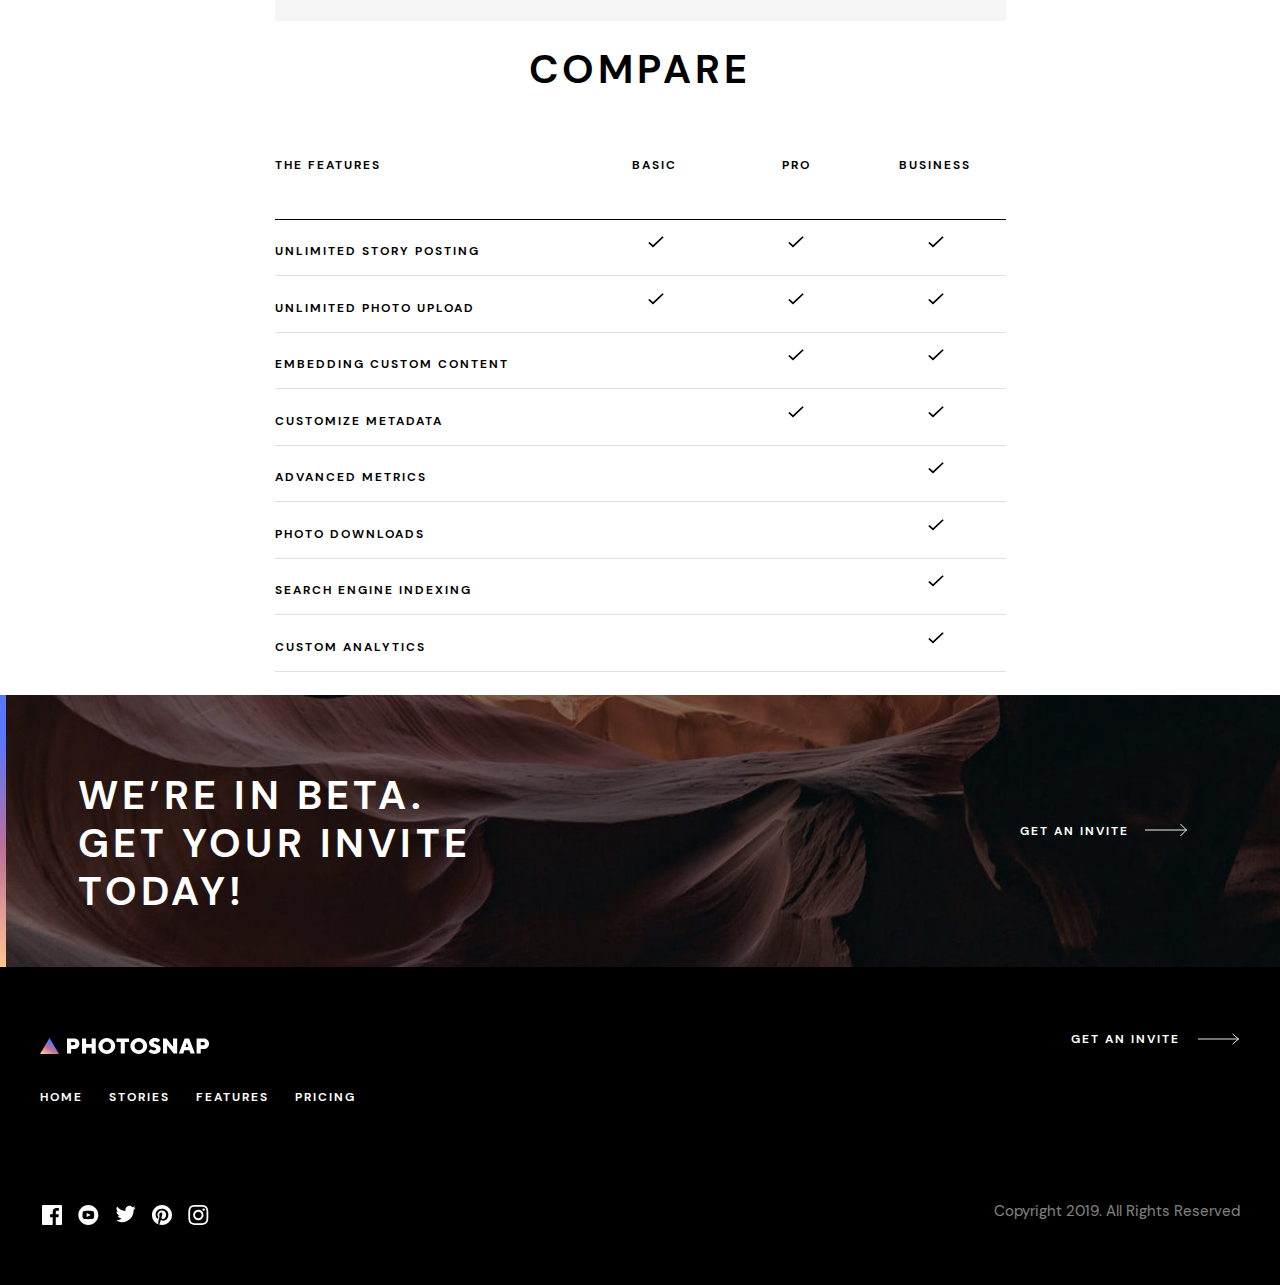
<file: pricing.html>
<!DOCTYPE html>
<html lang="en">
  <head>
    <meta charset="UTF-8" />
    <meta http-equiv="X-UA-Compatible" content="IE=edge" />
    <meta name="viewport" content="width=device-width, initial-scale=1.0" />
    <link rel="stylesheet" href="./Css/reset.css" />
    <link rel="stylesheet" href="./Css/style.css" />
    <link rel="stylesheet" href="./Css/pricing.css" />
    <link
      rel="shortcut icon"
      href="./Assets/favicon-32x32.png"
      type="image/x-icon"
    />
    <title>Photosnap - Home</title>
  </head>
  <body>
    <header>
      <div id="nav_bar" class="header_wrapper">
        <div class="site_logo">
          <a href="./index.html"
            ><img src="./Assets/shared/desktop/logo.svg" alt="site logo"
          /></a>
        </div>
        <div class="centred_items">
          <label>
            <input type="checkbox" id="checkbox" />
            <span class="menu" id="hamburger">
              <span class="hamburger"></span>
            </span>
            <ul class="burger_list">
              <li><a class="hover_op" href="./stories.html">STORIES</a></li>
              <li><a class="hover_op" href="./features.html">FEATURES</a></li>
              <li><a class="hover_op" href="./pricing.html">PRICING</a></li>
              <li class="divider"></li>
              <li>
                <a class="invite centred_items" href="./index.html"
                  >GET AN INVITE</a
                >
              </li>
            </ul>
          </label>
        </div>
        <div class="classic_navbar">
          <div class="nav_bar_flex">
            <a class="classic_navbar_t" href="./stories.html">STORIES</a>
            <a class="classic_navbar_t" href="./features.html">FEATURES</a>
            <a class="classic_navbar_t" href="./pricing.html">PRICING</a>
          </div>
          <a class="classic_navbar_invite" href="./index.html">GET AN INVITE</a>
        </div>
      </div>
    </header>
    <button id="fixed-button" class="bob_effect" onclick="scrollUp()">
      <img src="./Assets/mouse-cursor.png" alt="" />
    </button>
    <section>
      <div class="create_and_share">
        <div class="image_container2">
          <img
            class="image_container2 mobile_images"
            src="./Assets/pricing/mobile/hero.jpg"
            alt="pricing image"
          />
          <img
            class="image_container2 tablet_images"
            src="./Assets/pricing/desktop/hero.jpg"
            alt="pricing image"
          />
          <img
            class="image_container2 desktop_images"
            src="./Assets/pricing/desktop/hero.jpg"
            alt="pricing image"
          />
        </div>
        <div class="content_container first_container">
          <div class="colorful_divider_left2"></div>
          <div class="content_childF">
            <div id="colorful_divider"></div>
            <div class="content_max_width">
              <h1 class="firstH">PRICING</h1>
              <p class="firstP">
                Create a your stories, Photosnap is a platform for photographers
                and visual storytellers. It’s the simple way to create and share
                your photos.
              </p>
            </div>
          </div>
        </div>
      </div>
      <div class="yearly">
        <p id="annual1" class="annual_text choosed">Monthly</p>
        <label class="switch">
          <input id="annual_type" type="checkbox" onclick="change()" />
          <span class="slider"></span>
        </label>
        <p id="annual2" class="annual_text">Yearly</p>
      </div>
      <section class="pricing_section">
        <div class="pricing_white">
          <div class="tablet_prices">
            <div class="pricing_div">
              <h3 class="plan_name">Basic</h3>
              <p class="plan_txt">
                Includes basic usage of our platform. Recommended for new and
                aspiring photographers.
              </p>
            </div>
            <div class="align_right">
              <h1 id="price1" class="plan_price">$19.00</h1>
              <p class="plan_period">per month</p>
              <p class="per-year">per year</p>
            </div>
          </div>
          <a class="plan_btn" href="">pick plan</a>
        </div>
        <div class="flex_linear">
          <div class="pro_linear"></div>
          <div class="pricing_white middle_black">
            <div class="tablet_prices">
              <div class="pricing_div">
                <h3 class="plan_name plan_nameB">Pro</h3>
                <p class="plan_txt plan_txtB">
                  More advanced features available. Recommended for photography
                  veterans and professionals.
                </p>
              </div>
              <div class="align_right">
                <h1 id="price2" class="plan_price plan_priceB">$39.00</h1>
                <p class="plan_period plan_periodB">per month</p>
                <p class="per-yearb">per year</p>
              </div>
            </div>
            <a class="plan_btn plan_btnB" href="">pick plan</a>
          </div>
        </div>
        <div class="pricing_white">
          <div class="tablet_prices">
            <div class="pricing_div">
              <h3 class="plan_name">Business</h3>
              <p class="plan_txt">
                Additional features available such as more detailed metrics.
                Recommended for business owners.
              </p>
            </div>
            <div class="align_right">
              <h1 id="price3" class="plan_price">$99.00</h1>
              <p class="plan_period">per month</p>
              <p class="per-year">per year</p>
            </div>
          </div>
          <a class="plan_btn" href="">pick plan</a>
        </div>
      </section>
      <section>
        <div class="plan_inner">
          <h1 class="plan_head">COMPARE</h1>
          <div class="tablet_plan_header tablet_plan_header_underline">
            <h6 class="features_header">THE FEATURES</h6>
            <div class="tablet_plan_header">
              <h6 class="typename1">BASIC</h6>
              <h6 class="typename2">PRO</h6>
              <h6 class="typename3">BUSINESS</h6>
            </div>
          </div>
          <div>
            <div class="tabtablet_plans">
              <h6 class="planHeaders">UNLIMITED STORY POSTING</h6>
              <div class="planflexdiv plancontent">
                <div>
                  <p class="plantype">BASIC</p>
                  <img
                    class="plancheck"
                    src="./Assets/pricing/desktop/check.svg"
                    alt=""
                  />
                </div>
                <div>
                  <p class="plantype">PRO</p>
                  <img
                    class="plancheck"
                    src="./Assets/pricing/desktop/check.svg"
                    alt=""
                  />
                </div>
                <div>
                  <p class="plantype">BUSINESS</p>
                  <img
                    class="plancheck"
                    src="./Assets/pricing/desktop/check.svg"
                    alt=""
                  />
                </div>
              </div>
            </div>
            <h6 class="planHeaders">UNLIMITED PHOTO UPLOAD</h6>
            <div class="planflexdiv plancontent">
              <div>
                <p class="plantype">BASIC</p>
                <img
                  class="plancheck"
                  src="./Assets/pricing/desktop/check.svg"
                  alt=""
                />
              </div>
              <div>
                <p class="plantype">PRO</p>
                <img
                  class="plancheck"
                  src="./Assets/pricing/desktop/check.svg"
                  alt=""
                />
              </div>
              <div>
                <p class="plantype">BUSINESS</p>
                <img
                  class="plancheck"
                  src="./Assets/pricing/desktop/check.svg"
                  alt=""
                />
              </div>
            </div>
            <h6 class="planHeaders">EMBEDDING CUSTOM CONTENT</h6>
            <div class="planflexdiv plancontent">
              <div>
                <p class="plantype">BASIC</p>
              </div>
              <div>
                <p class="plantype">PRO</p>
                <img
                  class="plancheck"
                  src="./Assets/pricing/desktop/check.svg"
                  alt=""
                />
              </div>
              <div>
                <p class="plantype">BUSINESS</p>
                <img
                  class="plancheck"
                  src="./Assets/pricing/desktop/check.svg"
                  alt=""
                />
              </div>
            </div>
            <h6 class="planHeaders">CUSTOMIZE METADATA</h6>
            <div class="planflexdiv plancontent">
              <div>
                <p class="plantype">BASIC</p>
              </div>
              <div>
                <p class="plantype">PRO</p>
                <img
                  class="plancheck"
                  src="./Assets/pricing/desktop/check.svg"
                  alt=""
                />
              </div>
              <div>
                <p class="plantype">BUSINESS</p>
                <img
                  class="plancheck"
                  src="./Assets/pricing/desktop/check.svg"
                  alt=""
                />
              </div>
            </div>
            <h6 class="planHeaders">ADVANCED METRICS</h6>
            <div class="planflexdiv plancontent">
              <div>
                <p class="plantype">BASIC</p>
              </div>
              <div>
                <p class="plantype">PRO</p>
              </div>
              <div>
                <p class="plantype">BUSINESS</p>
                <img
                  class="plancheck"
                  src="./Assets/pricing/desktop/check.svg"
                  alt=""
                />
              </div>
            </div>
            <h6 class="planHeaders">PHOTO DOWNLOADS</h6>
            <div class="planflexdiv plancontent">
              <div>
                <p class="plantype">BASIC</p>
              </div>
              <div>
                <p class="plantype">PRO</p>
              </div>
              <div>
                <p class="plantype">BUSINESS</p>
                <img
                  class="plancheck"
                  src="./Assets/pricing/desktop/check.svg"
                  alt=""
                />
              </div>
            </div>
            <h6 class="planHeaders">SEARCH ENGINE INDEXING</h6>
            <div class="planflexdiv plancontent">
              <div>
                <p class="plantype">BASIC</p>
              </div>
              <div>
                <p class="plantype">PRO</p>
              </div>
              <div>
                <p class="plantype">BUSINESS</p>
                <img
                  class="plancheck"
                  src="./Assets/pricing/desktop/check.svg"
                  alt=""
                />
              </div>
            </div>
            <h6 class="planHeaders">CUSTOM ANALYTICS</h6>
            <div class="planflexdiv plancontent">
              <div>
                <p class="plantype">BASIC</p>
              </div>
              <div>
                <p class="plantype">PRO</p>
              </div>
              <div>
                <p class="plantype">BUSINESS</p>
                <img
                  class="plancheck"
                  src="./Assets/pricing/desktop/check.svg"
                  alt=""
                />
              </div>
            </div>
          </div>
        </div>
      </section>
      <section class="section-three">
        <div class="line-two"></div>
        <div class="beta">
          <h1 class="beta-h1">We’re in beta. Get your invite today!</h1>
          <div class="beta-two-elements">
            <p class="beta-p hover-underline-animation">GET AN INVITE</p>
            <svg xmlns="http://www.w3.org/2000/svg" width="43" height="14">
              <g fill="none" fill-rule="evenodd" stroke="#f2f2f2">
                <path d="M0 7h41.864M35.428 1l6 6-6 6" />
              </g>
            </svg>
          </div>
        </div>
      </section>
    </section>
    <footer class="site_bottom centred_items">
      <div class="footer_inner">
        <div class="footer_tablet1">
          <a href="./index.html"
            ><img
              class="item1"
              src="./Assets/shared/desktop/logo-white.svg"
              alt="potosnap logo"
          /></a>
          <div class="footer_contact item2">
            <div class="flip-container">
              <div class="flipper">
                <div class="front">
                  <img src="./Assets/contact/white-FB.svg" alt="Image 1" />
                </div>
                <div class="back">
                  <img src="./Assets/contact/facebook.svg" alt="Image 2" />
                </div>
              </div>
            </div>
            <div class="flip-container">
              <div class="flipper">
                <div class="front">
                  <img src="./Assets/contact/white-YT.svg" alt="Image 1" />
                </div>
                <div class="back">
                  <img src="./Assets/contact/youtube.svg" alt="Image 2" />
                </div>
              </div>
            </div>
            <div class="flip-container">
              <div class="flipper">
                <div class="front">
                  <img src="./Assets/contact/white-Tw.svg" alt="Image 1" />
                </div>
                <div class="back">
                  <img src="./Assets/contact/twitter.svg" alt="Image 2" />
                </div>
              </div>
            </div>
            <div class="flip-container">
              <div class="flipper">
                <div class="front">
                  <img src="./Assets/contact/white-Pin.svg" alt="Image 1" />
                </div>
                <div class="back">
                  <img src="./Assets/contact/pinterest.svg" alt="Image 2" />
                </div>
              </div>
            </div>
            <div class="flip-container">
              <div class="flipper">
                <div class="front">
                  <img src="./Assets/contact/white-Insta.svg" alt="Image 1" />
                </div>
                <div class="back">
                  <img src="./Assets/contact/instagram.svg" alt="Image 2" />
                </div>
              </div>
            </div>
          </div>
          <div class="footer_nav item3">
            <a class="footer_nav_p" href="./index.html">Home</a>
            <a class="footer_nav_p" href="./stories.html">Stories</a>
            <a class="footer_nav_p" href="./features.html">Features</a>
            <a class="footer_nav_p" href="./pricing.html">Pricing</a>
          </div>
        </div>
        <div class="footer_tablet2">
          <div class="invite_arrow">
            <h4 class="firstInvite hover-underline-animation">GET AN INVITE</h4>
            <img
              class="arrow_container"
              src="./Assets/shared/desktop/arrow-white.svg"
              alt="white arrow"
            />
          </div>
          <p class="all_rights">Copyright 2019. All Rights Reserved</p>
        </div>
      </div>
    </footer>
    <script src="./Javascript/script.js"></script>
  </body>
</html>
</file>
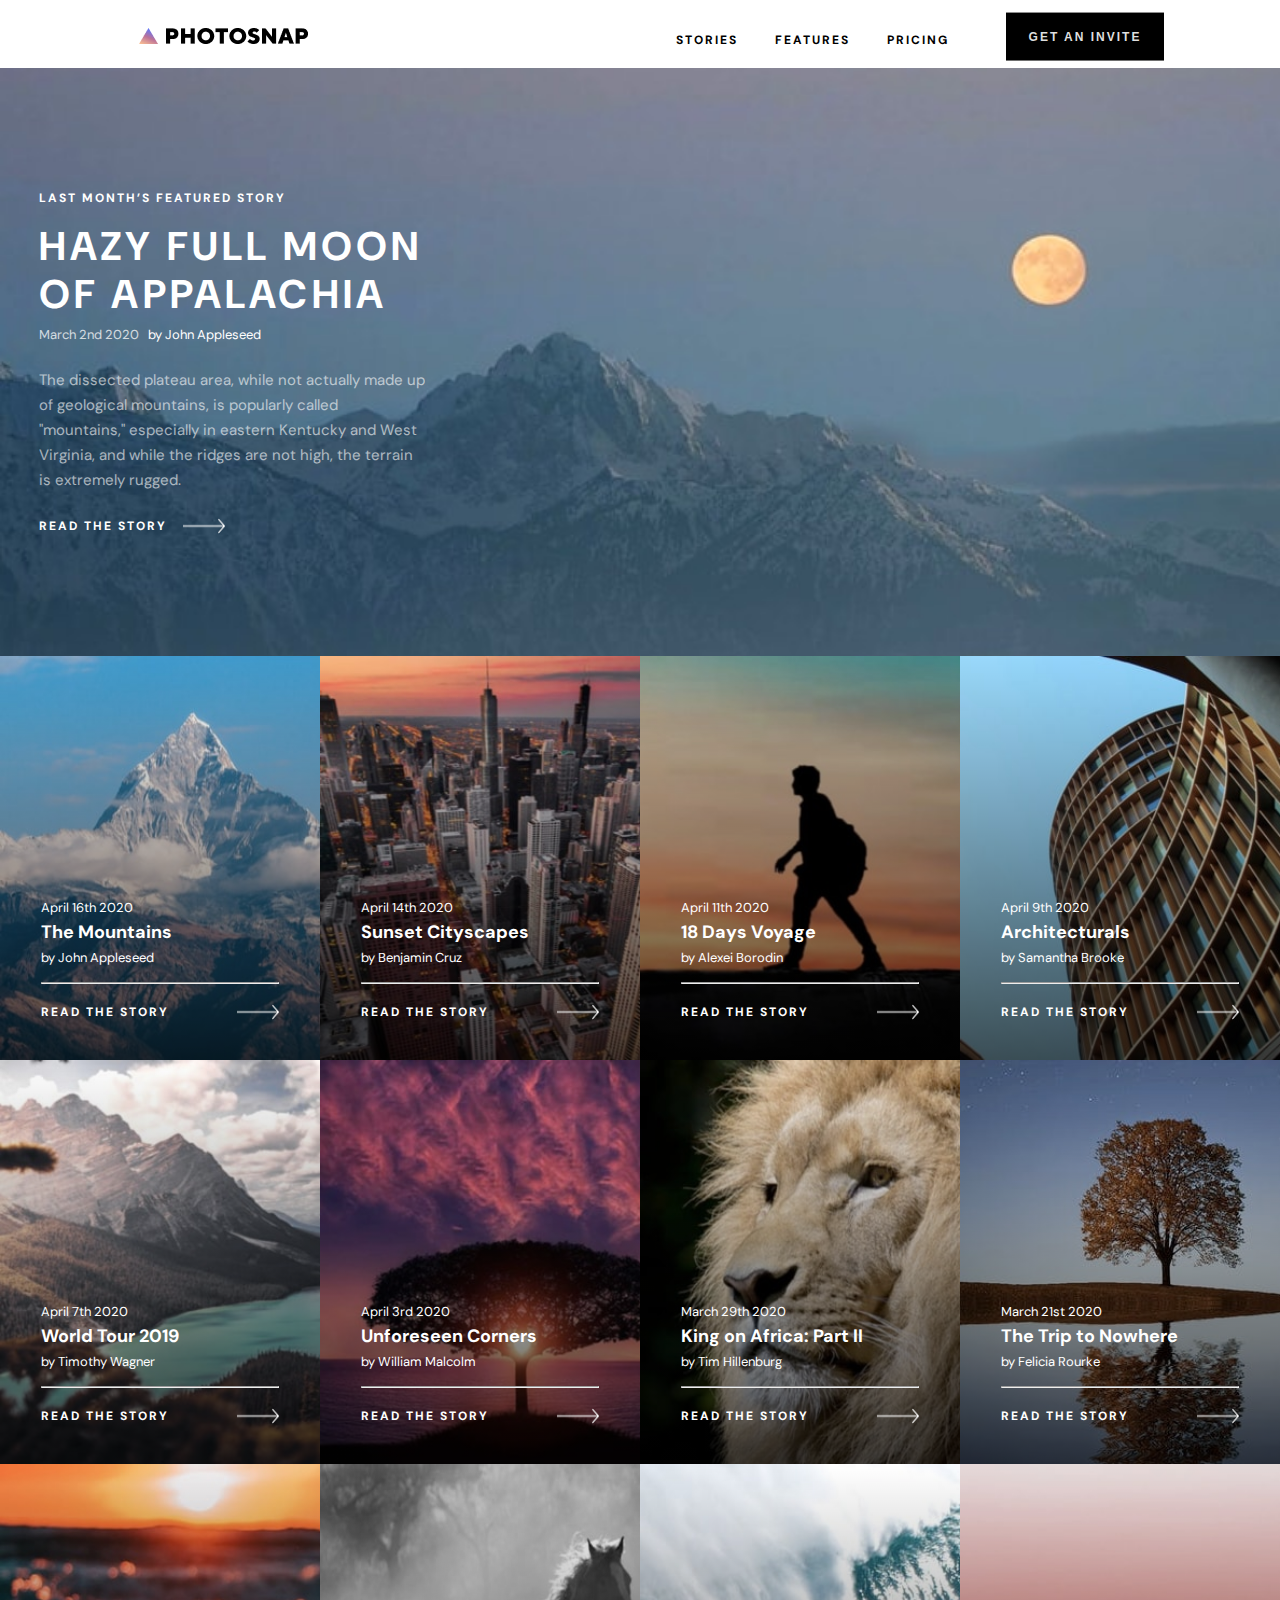
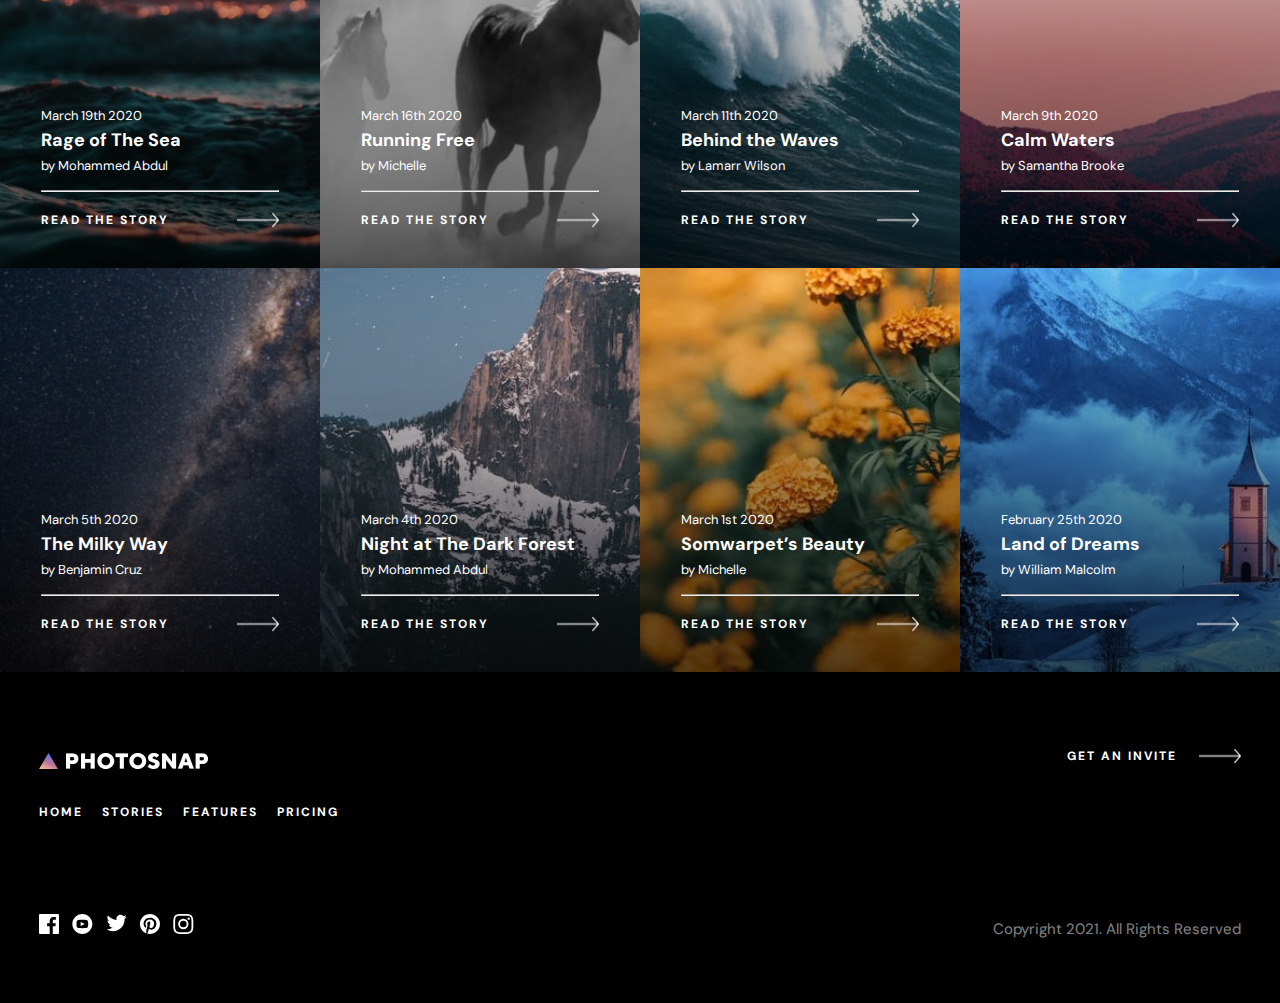
<file: stories.html>
<!DOCTYPE html>
<html lang="en">

<head>
  <link rel="preconnect" href="https://fonts.googleapis.com">
  <link rel="preconnect" href="https://fonts.gstatic.com" crossorigin>
  <link href="https://fonts.googleapis.com/css2?family=DM+Sans:wght@400;700&display=swap" rel="stylesheet">
  <meta charset="UTF-8">
  <meta http-equiv="X-UA-Compatible" content="IE=edge">
  <meta name="viewport" content="width=device-width, initial-scale=1.0">
  <title>photosnap-multi-page</title>
  <link rel="icon" href="Assets/favicon-32x32.png">
  <link rel="stylesheet" href="stories.css">
  <link rel="stylesheet" href="bg-images.css">
</head>

<body>
  <header>
    <div class="header">
      <a href="./index.html">
        <img src="./stories/mobile/logo.png" alt="logo">
      </a>
      <div class="menuBar" id="bar">
        <div class="bar1" id="barLine"></div>
        <div class="bar2" id="barLine"></div>
      </div>
      <div class="none" id="xLogo"><img src="stories/mobile/X.png" alt="X logo"></div>
      <nav id="nav" class="invisible ">
        <ul>
          <a href="">
            <li> STORIES</li>
          </a>
          <a href="features.html">
            <li> FEATURES</li>
          </a>
          <a href="pricing.html">
            <li> PRICING</li>
          </a>
        </ul>
        <hr>
        <button> GET AN INVITE</button>
      </nav>
    </div>
    <div class="img1">
      <img src="stories/mobile/moon-of-appalacia.jpg" alt="moon">
    </div>
  </header>
  <section class="section1">
    <div class="header-content">
      <h3> LAST MONTH’S FEATURED STORY </h3>
      <h1>HAZY FULL MOON OF APPALACHIA</h1>
      <div class="spancolor">
        <p class="p1">March 2nd 2020 </p> <span>by John Appleseed</span>
      </div>
      <p class="p2"> The dissected plateau area, while not actually made up of geological mountains, is popularly called
        "mountains," especially in eastern Kentucky and West Virginia, and while the ridges are not high, the terrain is
        extremely rugged.</p>
      <div class="card-footer1">
        <a href="#">
          <h3>READ THE STORY</h3>
          <img src="stories/mobile/arrow.png" alt="arrow">
        </a>
      </div>
    </div>
  </section>
  <section class="section2">

    <div class="img2 img-bg">
      <div class="card">
        <div class="text">
          <p>April 16th 2020</p>
          <h2>The Mountains</h2>
          <p>by John Appleseed</p>
        </div>
        <hr>
        <div class="card-footer2">
          <a href="#">
            <h3>READ THE STORY</h3>
            <img src="stories/mobile/arrow.png" alt="arrow">
          </a>
        </div>
      </div>
    </div>

    <div class="img3 img-bg">
      <div class="card">
        <div class="text">
          <p>April 14th 2020</p>
          <h2>Sunset Cityscapes</h2>
          <p>by Benjamin Cruz</p>
        </div>
        <hr>
        <div class="card-footer2">
          <a href="#">
            <h3>READ THE STORY</h3>
            <img src="stories/mobile/arrow.png" alt="arrow">
          </a>
        </div>
      </div>
    </div>

    <div class="img4 img-bg">
      <div class="card">
        <div class="text">
          <p>April 11th 2020</p>
          <h2>18 Days Voyage</h2>
          <p>by Alexei Borodin</p>
        </div>
        <hr>
        <div class="card-footer2"><a href="#">
            <h3>READ THE STORY</h3>
            <img src="stories/mobile/arrow.png" alt="arrow">
          </a>
        </div>
      </div>
    </div>

    <div class="img5 img-bg">
      <div class="card">
        <div class="text">
          <p>April 9th 2020</p>
          <h2>Architecturals</h2>
          <p>by Samantha Brooke</p>
        </div>
        <hr>
        <div class="card-footer2">
          <a href="#">
            <h3>READ THE STORY</h3>
            <img src="stories/mobile/arrow.png" alt="arrow">
          </a>
        </div>
      </div>
    </div>

    <div class="img6 img-bg">
      <div class="card">
        <div class="text">
          <p>April 7th 2020</p>
          <h2>World Tour 2019</h2>
          <p>by Timothy Wagner</p>
        </div>
        <hr>
        <div class="card-footer2">
          <a href="#">
            <h3>READ THE STORY</h3>
            <img src="stories/mobile/arrow.png" alt="arrow">
          </a>
        </div>
      </div>
    </div>

    <div class="img7 img-bg">
      <div class="card">
        <div class="text">
          <p>April 3rd 2020</p>
          <h2>Unforeseen Corners</h2>
          <p>by William Malcolm</p>
        </div>
        <hr>
        <div class="card-footer2">
          <a href="#">
            <h3>READ THE STORY</h3>
            <img src="stories/mobile/arrow.png" alt="arrow">
          </a>
        </div>
      </div>
    </div>

    <div class="img8 img-bg">
      <div class="card">
        <div class="text">
          <p>March 29th 2020</p>
          <h2>King on Africa: Part II</h2>
          <p>by Tim Hillenburg</p>
        </div>
        <hr>
        <div class="card-footer2">
          <a href="#">
            <h3>READ THE STORY</h3>
            <img src="stories/mobile/arrow.png" alt="arrow">
          </a>
        </div>
      </div>
    </div>

    <div class="img9 img-bg">
      <div class="card">
        <div class="text">
          <p>March 21st 2020</p>
          <h2>The Trip to Nowhere</h2>
          <p>by Felicia Rourke</p>
        </div>
        <hr>
        <div class="card-footer2">
          <a href="#">
            <h3>READ THE STORY</h3>
            <img src="stories/mobile/arrow.png" alt="arrow">
          </a>
        </div>
      </div>
    </div>

    <div class="img10 img-bg">
      <div class="card">
        <div class="text">
          <p>March 19th 2020</p>
          <h2>Rage of The Sea</h2>
          <p>by Mohammed Abdul</p>
        </div>
        <hr>
        <div class="card-footer2">
          <a href="#">
            <h3>READ THE STORY</h3>
            <img src="stories/mobile/arrow.png" alt="arrow">
          </a>
        </div>
      </div>
    </div>

    <div class="img11 img-bg">
      <div class="card">
        <div class="text">
          <p>March 16th 2020</p>
          <h2>Running Free</h2>
          <p>by Michelle</p>
        </div>
        <hr>
        <div class="card-footer2">
          <a href="#">
            <h3>READ THE STORY</h3>
            <img src="stories/mobile/arrow.png" alt="arrow">
          </a>
        </div>
      </div>
    </div>

    <div class="img12 img-bg">
      <div class="card">
        <div class="text">
          <p>March 11th 2020</p>
          <h2>Behind the Waves</h2>
          <p>by Lamarr Wilson</p>
        </div>
        <hr>
        <div class="card-footer2">
          <a href="#">
            <h3>READ THE STORY</h3>
            <img src="stories/mobile/arrow.png" alt="arrow">
          </a>
        </div>
      </div>
    </div>

    <div class="img13 img-bg">
      <div class="card">
        <div class="text">
          <p>March 9th 2020</p>
          <h2>Calm Waters</h2>
          <p>by Samantha Brooke</p>
        </div>
        <hr>
        <div class="card-footer2">
          <a href="#">
            <h3>READ THE STORY</h3>
            <img src="stories/mobile/arrow.png" alt="arrow">
          </a>
        </div>
      </div>
    </div>

    <div class="img14 img-bg">
      <div class="card">
        <div class="text">
          <p>March 5th 2020</p>
          <h2>The Milky Way</h2>
          <p>by Benjamin Cruz</p>
        </div>
        <hr>
        <div class="card-footer2">
          <a href="#">
            <h3>READ THE STORY</h3>
            <img src="stories/mobile/arrow.png" alt="arrow">
          </a>
        </div>
      </div>
    </div>

    <div class="img15 img-bg">
      <div class="card">
        <div class="text">
          <p>March 4th 2020</p>
          <h2>Night at The Dark Forest</h2>
          <p>by Mohammed Abdul</p>
        </div>
        <hr>
        <div class="card-footer2">
          <a href="#">
            <h3>READ THE STORY</h3>
            <img src="stories/mobile/arrow.png" alt="arrow">
          </a>
        </div>
      </div>
    </div>

    <div class="img16 img-bg">
      <div class="card">
        <div class="text">
          <p>March 1st 2020</p>
          <h2>Somwarpet’s Beauty</h2>
          <p>by Michelle</p>
        </div>
        <hr>
        <div class="card-footer2">
          <a href="#">
            <h3>READ THE STORY</h3>
            <img src="stories/mobile/arrow.png" alt="arrow">
          </a>
        </div>
      </div>
    </div>

    <div class="img17 img-bg">
      <div class="card">
        <div class="text">
          <p>February 25th 2020</p>
          <h2>Land of Dreams</h2>
          <p>by William Malcolm</p>
        </div>
        <hr>
        <div class="card-footer2">
          <a href="#">
            <h3>READ THE STORY</h3>
            <img src="stories/mobile/arrow.png" alt="arrow">
          </a>
        </div>
      </div>
    </div>

  </section>


  <footer>
    <div class="container">
      <div class="footer-grid">
        <div class="grid1">
          <a href="./index.html" class="footer-logo">
            <img src="stories/mobile/logo white.png" alt="">
          </a>
          <div class="reverse">
            <div class="social-logo">
              <a class="facebook" href="#">
                <svg xmlns="http://www.w3.org/2000/svg" width="20" height="20">
                  <defs>
                    <linearGradient id="a" x1="100%" x2="0%" y1="0%" y2="100%">
                      <stop offset="0%" stop-color="#63AFDB" />
                      <stop offset="100%" stop-color="#6028F1" />
                    </linearGradient>
                  </defs>
                  <path fill="url(#a)"
                    d="M18.896 0H1.104C.494 0 0 .494 0 1.104v17.793C0 19.506.494 20 1.104 20h9.58v-7.745H8.076V9.237h2.606V7.01c0-2.583 1.578-3.99 3.883-3.99 1.104 0 2.052.082 2.329.119v2.7h-1.598c-1.254 0-1.496.597-1.496 1.47v1.928h2.989l-.39 3.018h-2.6V20h5.098c.608 0 1.102-.494 1.102-1.104V1.104C20 .494 19.506 0 18.896 0z" />
                </svg>
              </a>

              <a class="youtube" href="#">
                <svg xmlns="http://www.w3.org/2000/svg" width="21" height="20">
                  <defs>
                    <linearGradient id="b" x1="0%" x2="100%" y1="100%" y2="0%">
                      <stop offset="0%" stop-color="#D3205A" />
                      <stop offset="100%" stop-color="#FF5A5A" />
                    </linearGradient>
                  </defs>
                  <path fill="url(#b)"
                    d="M43.33 0c-5.523 0-10 4.478-10 10 0 5.523 4.477 10 10 10s10-4.477 10-10c0-5.522-4.477-10-10-10zm3.7 14.077c-1.75.12-5.653.12-7.402 0-1.896-.13-2.117-1.059-2.131-4.077.014-3.024.237-3.947 2.131-4.077 1.75-.12 5.652-.12 7.403 0 1.897.13 2.117 1.059 2.132 4.077-.015 3.024-.237 3.947-2.132 4.077zm-5.367-6.029l4.098 1.949-4.098 1.955V8.048z"
                    transform="translate(-33)" />
                </svg>
              </a>

              <a class="twitter" href="#">
                <svg xmlns="http://www.w3.org/2000/svg" width="21" height="18">
                  <defs>
                    <linearGradient id="c" x1="100%" x2="0%" y1="16.979%" y2="83.021%">
                      <stop offset="0%" stop-color="#65FFEB" />
                      <stop offset="100%" stop-color="#27718A" />
                    </linearGradient>
                  </defs>
                  <path fill="url(#c)"
                    d="M86.66 3.797a8.192 8.192 0 01-2.357.646 4.11 4.11 0 001.805-2.27 8.22 8.22 0 01-2.606.996 4.096 4.096 0 00-2.995-1.296c-2.65 0-4.596 2.472-3.998 5.038a11.648 11.648 0 01-8.457-4.287 4.109 4.109 0 001.27 5.478 4.086 4.086 0 01-1.858-.513c-.045 1.901 1.318 3.68 3.291 4.075a4.113 4.113 0 01-1.853.07 4.106 4.106 0 003.833 2.85 8.25 8.25 0 01-6.075 1.7 11.616 11.616 0 006.29 1.843c7.618 0 11.922-6.434 11.662-12.205a8.354 8.354 0 002.048-2.124z"
                    transform="translate(-66 -1)" />
                </svg>
              </a>

              <a class="pinterest" href="#">
                <svg xmlns="http://www.w3.org/2000/svg" width="20" height="20">
                  <defs>
                    <linearGradient id="d" x1="100%" x2="0%" y1="0%" y2="100%">
                      <stop offset="0%" stop-color="#F6C683" />
                      <stop offset="100%" stop-color="#DE3838" />
                    </linearGradient>
                  </defs>
                  <path fill="url(#d)"
                    d="M109.99 0c-5.522 0-10 4.477-10 10 0 4.237 2.636 7.855 6.356 9.312-.088-.791-.167-2.005.035-2.868.181-.78 1.172-4.97 1.172-4.97s-.299-.6-.299-1.486c0-1.39.806-2.428 1.81-2.428.852 0 1.264.64 1.264 1.408 0 .858-.546 2.14-.828 3.33-.236.995.5 1.807 1.48 1.807 1.778 0 3.144-1.874 3.144-4.58 0-2.393-1.72-4.068-4.176-4.068-2.845 0-4.515 2.135-4.515 4.34 0 .859.33 1.781.744 2.281a.3.3 0 01.069.288l-.278 1.133c-.044.183-.145.223-.335.134-1.249-.581-2.03-2.407-2.03-3.874 0-3.154 2.292-6.052 6.608-6.052 3.469 0 6.165 2.473 6.165 5.776 0 3.447-2.173 6.22-5.19 6.22-1.013 0-1.965-.525-2.291-1.148l-.623 2.378c-.226.869-.835 1.958-1.244 2.621.937.29 1.931.446 2.962.446 5.523 0 10-4.477 10-10s-4.477-10-10-10z"
                    transform="translate(-100)" />
                </svg>
              </a>

              <a class="instagram" href="#">
                <svg xmlns="http://www.w3.org/2000/svg" width="21" height="20">
                  <defs>
                    <linearGradient id="e" x1="0%" x2="50%" y1="100%" y2="0%">
                      <stop offset="0%" stop-color="#FFC593" />
                      <stop offset="51.945%" stop-color="#BC7198" />
                      <stop offset="100%" stop-color="#5A77FF" />
                    </linearGradient>
                  </defs>
                  <path fill="url(#e)"
                    d="M143.32 1.802c2.67 0 2.987.01 4.042.059 2.71.123 3.976 1.409 4.099 4.099.048 1.054.057 1.37.057 4.04 0 2.672-.01 2.988-.057 4.042-.124 2.687-1.387 3.975-4.1 4.099-1.054.048-1.37.058-4.041.058-2.67 0-2.987-.01-4.04-.058-2.718-.124-3.977-1.416-4.1-4.1-.048-1.054-.058-1.37-.058-4.041 0-2.67.01-2.986.058-4.04.124-2.69 1.387-3.977 4.1-4.1 1.054-.048 1.37-.058 4.04-.058zm0-1.802c-2.716 0-3.056.012-4.123.06-3.631.167-5.65 2.182-5.816 5.817-.05 1.067-.061 1.407-.061 4.123s.012 3.057.06 4.123c.167 3.632 2.182 5.65 5.817 5.817 1.067.048 1.407.06 4.123.06s3.057-.012 4.123-.06c3.629-.167 5.652-2.182 5.816-5.817.05-1.066.061-1.407.061-4.123s-.012-3.056-.06-4.122c-.163-3.629-2.18-5.65-5.816-5.817C146.377.01 146.036 0 143.32 0zm0 4.865a5.135 5.135 0 100 10.27 5.135 5.135 0 000-10.27zm0 8.468a3.333 3.333 0 110-6.666 3.333 3.333 0 010 6.666zm5.338-9.87a1.2 1.2 0 100 2.4 1.2 1.2 0 000-2.4z"
                    transform="translate(-133)" />
                </svg>
              </a>
            </div>

            <nav class="navigation">
              <ul class="flex">
                <li class="links">
                  <a href="index.html">home</a>
                </li>
                <li class="links">
                  <a href="stories.html">stories</a>
                </li>
                <li class="links">
                  <a href="features.html">features</a>
                </li>
                <li class="links">
                  <a href="pricing.html">pricing</a>
                </li>
              </ul>
            </nav>
          </div>
        </div>

        <div class="grid2">
          <div class="card-footer2 card-footer3">
            <a href="#"> GET AN INVITE
              <img class="lastarrow" src="stories/mobile/arrow.png" alt="arrow">
            </a>
          </div>
          <div class="copyrightDiv">
            <p class="copyright">
              Copyright 2021. All Rights Reserved
            </p>
          </div>
        </div>
      </div>
    </div>

  </footer>


  <script src="stories.js"></script>
</body>

</html>
</file>
<file: Css/style.css>
@font-face {
  font-family: "DMSans-Regular";
  src: url(../Textfont/DMSans-Regular.ttf);
}
@font-face {
  font-family: "DMSans-Bold";
  src: url(../Textfont/DMSans-Bold.ttf);
}
:root {
  --pureblack: rgb(0, 0, 0);
  --lightgray: rgb(223, 223, 223);
  --purewhite: rgb(255, 255, 255);

}
body {
  user-select: none;
}
.centred_items {
  display: flex;
  align-items: center;
  justify-content: center;
}
.site_logo {
  position: absolute;
  z-index: 11;
}
#nav_bar {
  width: 327px;
  height: 24px;
  background-color: var(--purewhite);


  padding: 24px 28px;

}
label input {
  display: none;
}
label .menu {
  position: absolute;
  right: 0px;
  top: 0px;
  z-index: 10;
  width: 60px;
  height: 62px;
  background: var(--purewhite);

  border-radius: 0% 0% 0% 5%;

  transition: 0.5s ease-in-out;
  cursor: pointer;
}
label .hamburger {
  position: absolute;
  top: 33px;
  right: 24px;
  width: 20px;
  height: 1px;
  background: var(--pureblack);
  display: block;
  transform-origin: center;
  transition: 0.5s ease-in-out;
}
label .hamburger:before {
  transition: 0.5s ease-in-out;
  content: "";
  position: absolute;
  display: block;
  width: 20px;
  height: 1px;
  background: var(--pureblack);
}
label .hamburger:before {
  top: -4px;
}
label input:checked + .menu {
  height: 325px;
  width: 100vw;

  box-shadow: 0 0 0 100vh rgb(0, 0, 0, 0.5);
  border-radius: 0 0 0 5px;
  scroll-behavior: unset;

}
label input:checked + .menu .hamburger {
  transform: rotate(45deg);
}
label input:checked + .menu .hamburger:before {
  transform: rotate(90deg);
  top: 0;
}
label input:checked + .menu + ul {
  transition: 1.2s ease-in-out;
  opacity: 1;
  top: 104px;
  left: 50%;
}
label ul {
  z-index: 12;
  position: absolute;
  top: -190px;
  left: 50%;
  transform: translate(-50%, 0%);
  opacity: 0;
}
label a {
  display: block;
  color: var(--pureblack);
  text-decoration: none;
  font-family: "DMSans-Bold";
  font-size: 15px;
  line-height: 20px;
  text-align: center;
  letter-spacing: 2.5px;
  text-transform: uppercase;
}
label li {
  margin-bottom: 20px;
}
.hover_op:hover {
  opacity: 0.3;
}
.invite {
  background-color: var(--pureblack);
  color: var(--purewhite);
  width: 310px;
  height: 48px;
  margin: auto;
}
.invite:hover {
  background-color: #dfdfdf;
  color: var(--pureblack);
}

.classic_navbar_invite:hover {
  background-color: #dfdfdf;
  color: var(--pureblack);
}

.divider {
  background-color: var(--pureblack);
  opacity: 0.25;
  width: 310px;
  height: 1px;
}
#colorful_divider {
  width: 128px;
  height: 6px;
  background: linear-gradient(
    26.57deg,
    #ffc593 0%,
    #bc7198 43.29%,
    #5a77ff 83.33%
  );
}
.image_container {
  width: 100%;
  object-fit: cover;
  margin-bottom: -3px;
  position: relative;
  max-height: 500px;
}
.content_container {
  width: 100%;

  display: flex;
  align-items: center;
}
.content_child {
  padding: 72px 24px 72px 33px;
  display: flex;
  flex-direction: column;
  justify-content: center;

}
.content_childF {
  padding: 3px 24px 72px 33px;
}
.first_container {
  background-color: var(--pureblack);

  display: flex;
  align-items: center;

}
.firstH {
  font-family: "DMSans-Bold";
  font-size: 32px;
  line-height: 40px;
  letter-spacing: 3.33333px;
  text-transform: uppercase;
  color: var(--purewhite);
  margin-top: 69px;
}
.firstP {
  margin: 16px 0 23px 0;
  font-family: "DMSans-Regular";
  font-size: 15px;
  line-height: 25px;
  color: var(--purewhite);
  mix-blend-mode: normal;
  opacity: 0.6;
}
.firstInvite {
  font-family: "DMSans-Bold";
  font-size: 12px;
  line-height: 16px;
  letter-spacing: 2px;
  color: var(--purewhite);
}
.invite_arrow {
  display: flex;
  align-items: center;
  gap: 18px;
  cursor: pointer;
}
.arrow_container {
  width: 42px;
  height: 12px;
  cursor: pointer;
}
.content_headerTxt {
  font-family: "DMSans-Bold";
  font-size: 32px;
  line-height: 40px;
  letter-spacing: 3.33333px;
  text-transform: uppercase;
  color: var(--pureblack);
}
.content_ParagrapTxt {
  margin: 16px 0 23px 0;
  font-family: "DMSans-Regular";
  font-size: 15px;
  line-height: 25px;
  color: var(--pureblack);
  mix-blend-mode: normal;
  opacity: 0.6;
}
.content_invite {
  font-family: "DMSans-Bold";
  font-size: 12px;
  line-height: 16px;
  letter-spacing: 2px;
  color: var(--pureblack);
}
.galeryH {
  font-family: "DMSans-Bold";
  font-size: 18px;
  line-height: 25px;
  color: var(--purewhite);
}
.galery_textcontent {
  width: 100%;
  position: absolute;
  bottom: 0;
  left: 0;
  color: var(--purewhite);

  border-width: 0px;
}
.galery_textcontent_inner {
  padding: 0px 32px 40px 33px;

}
.galeryH {
  font-family: "DMSans-Bold";
  font-size: 18px;
  line-height: 25px;
}
.galeryP {
  font-family: "DMSans-Regular";
  font-size: 13px;
  line-height: 17px;
  margin-top: 4px;
}
.galery_divider {
  width: 100%;
  height: 1px;
  background: var(--purewhite);
  mix-blend-mode: normal;
  opacity: 0.25;
  margin: 16px 0 20px 0;
}
.galery_flex {
  display: flex;
  align-items: center;
  justify-content: space-between;
}
.galeryh6 {
  font-family: "DMSans-Bold";
  font-size: 12px;
  line-height: 16px;
  letter-spacing: 2px;
  color: var(--purewhite);
}
.lower_div {

  padding: 80px 32px;

  display: flex;
  flex-direction: column;
  align-items: center;
  justify-content: center;
  gap: 56px;
  background-color: var(--purewhite);
}
.lowerH {
  font-family: "DMSans-Bold";
  font-size: 18px;
  line-height: 25px;
  text-align: center;
  margin: 48px 0 16px 0;
}
.lowerP {
  font-family: "DMSans-Regular";
  font-size: 15px;
  line-height: 25px;
  text-align: center;
  mix-blend-mode: normal;
  opacity: 0.6;
  max-width: 457px;
}
.centred_items_second {
  display: flex;
  flex-direction: column;
  align-items: center;
  justify-content: center;
}
.site_bottom {
  background-color: var(--pureblack);
  width: 100%;
}
.footer_inner {

  padding: 56px 33px;

  display: flex;
  flex-direction: column;
  align-items: center;
  justify-content: center;
}
.all_rights {
  font-family: "DMSans-Regular";
  font-size: 15px;
  line-height: 20px;
  text-align: center;
  color: var(--purewhite);
  mix-blend-mode: normal;
  opacity: 0.5;
  margin-top: 34px;
}
.footer_contact {
  margin-top: -20px;
  display: flex;
  align-items: center;
  justify-content: center;
  gap: 13.33px;
}
.footer_nav {
  display: flex;
  flex-direction: column;
  text-align: center;
  align-items: center;
  justify-content: center;
  margin-bottom: 119px;
  gap: 19px;
}
.footer_nav_p {
  font-family: "DMSans-Bold";
  font-size: 12px;
  line-height: 16px;
  text-align: center;
  letter-spacing: 2px;
  text-transform: uppercase;
  color: var(--purewhite);
  text-decoration: none;
  cursor: pointer;
}
.footer_nav_p:hover {
  opacity: 0.3;
}

.classic_navbar_t:hover {
  opacity: 0.3;
}

.flip-container {
  perspective: 1000px;
  margin: 50px auto;
  width: 20px;
  height: 20px;
  cursor: pointer;
}
.flipper {
  position: relative;
  width: 100%;
  height: 100%;
  transition: transform 0.6s;
  transform-style: preserve-3d;
}
.front,
.back {
  position: absolute;
  width: 100%;
  height: 100%;
  backface-visibility: hidden;
}
.front {
  z-index: 2;
}
.back {
  transform: rotateX(180deg);
}
.flip-container:hover .flipper {
  transform: rotateX(180deg);
}
.hover-underline-animation {
  display: inline-block;
  position: relative;
  cursor: pointer;
}
.hover-underline-animation:after {
  content: "";
  position: absolute;
  width: 100%;
  transform: scaleX(0);
  height: 1px;
  bottom: 0;
  left: 0;
  background-color: var(--purewhite);
  transform-origin: bottom right;
  transition: transform 0.25s ease-out;
}
.hover-underline-animation:hover:after {
  transform: scaleX(1);
  transform-origin: bottom left;
}
.black:after {
  background-color: var(--pureblack);
}
.image_container_popup {
  position: relative;
  width: 100%;
  object-fit: cover;
  margin-bottom: -3px;

  cursor: pointer;
}
.image_container_popup:hover .image_up {
  transform: translateY(-30px);
}
.image_container_popup img,
.blur_effect {
  transition: transform 0.3s ease-out;
}
.blur_effect {
  background: linear-gradient(
    180deg,
    rgba(0, 0, 0, 0.0001) 0.27%,
    rgba(0, 0, 0, 0.661222) 100%
  );
  height: 100%;
  width: 100%;
  position: absolute;
  top: 0px;
  right: 0px;
}

.galery_textcontent {
  position: absolute;
  bottom: 0;
  left: 0;
  right: 0;
  transition: transform 0.3s ease-out;
  transform: translateY();
}
.image_container_popup:hover .galery_textcontent {
  transform: translateY(-30px);
  border-style: solid;
  border-bottom-width: 6px;
  border-image: linear-gradient(to right, #ffc593, #bc7198, #5a77ff) 1;
}
.hover-underline-animation:hover {

  text-decoration: none;

}
.classic_navbar {
  display: none;
}
.tablet_images {
  display: none;
}
.desktop_images {
  display: none;
}
.footer_tablet2 {
  display: flex;
  flex-direction: column;
  align-items: center;
}
#fixed-button {
  position: fixed;
  bottom: 30px;
  right: 30px;
  display: none;
  z-index: 200;
}
.bob_effect img {
  width: 30px;
  height: 30px;
}
.bob_effect {
  animation-name: bob;
  animation-duration: 4s;
  animation-iteration-count: infinite;
  animation-direction: alternate;
  background: #f5f5f5;
  border-width: 0px;
  font-family: "DMSans-Bold";
  font-size: 20px;
  text-align: center;
  color: var(--pureblack);
  border-radius: 100%;
  width: 45px;
  height: 45px;
  opacity: 1;
}

@keyframes bob {
  0% {
    transform: translateY(0);
  }
  50% {
    transform: translateY(-10px);
  }
  100% {
    transform: translateY(0);
  }
}


.per-year {
  font-family: 'DM Sans';
  font-style: normal;
  font-weight: 400;
  font-size: 15px;
  line-height: 25px;
  text-align: center;
  color: #000000;
  mix-blend-mode: normal;
  opacity: 0.6;
  display: none;
}
.per-yearb {
  display: none;
  font-family: 'DM Sans';
  font-style: normal;
  font-weight: 400;
  font-size: 15px;
  line-height: 25px;
  text-align: center;
  color: #FFFFFF;
  mix-blend-mode: normal;
  opacity: 0.6;
}

@media (min-width: 768px) {

  .burger_list {
    display: none;
  }

  #hamburger {
    display: none;
  }
  .classic_navbar {
    position: absolute;
    right: 40px;
    display: flex;
    justify-content: center;
    align-items: center;
  }
  .classic_navbar_t {
    font-family: "DMSans-Bold";
    font-size: 12px;
    line-height: 16px;
    letter-spacing: 2px;
    color: var(--pureblack);
    text-decoration: none;
  }
  .nav_bar_flex {
    display: flex;
    gap: 37px;
  }
  .classic_navbar_invite {
    width: 158px;
    height: 40px;
    background-color: var(--pureblack);
    display: flex;
    align-items: center;
    justify-content: center;
    font-family: "DMSans-Bold";
    font-size: 12px;
    line-height: 16px;
    letter-spacing: 2px;
    color: var(--purewhite);
    text-decoration: none;
    margin-left: 57px;
  }
  #nav_bar {
    display: flex;
    align-items: center;

    width: calc(100% - 56px);

  }
  .create_and_share {
    display: flex;
    flex-direction: row-reverse;
  }
  .beautiful_stories {
    display: flex;
  }
  .designed_for_everyone {
    display: flex;
    flex-direction: row-reverse;
  }
  .mobile_images {
    display: none;
  }
  .tablet_images {
    display: flex;
  }
  .content_container {
    width: auto;
    min-width: 495px;
    height: 650px;
  }
  .content_child {

    padding: 0px 54px;
    height: 306px;
  }
  .content_childF {
    padding: 0px 54px;
  }
  .firstP {
    margin: 21px 0 48px 0;
  }
  .content_ParagrapTxt {
    margin: 21px 0 48px 0;

  }
  .image_container {
    width: 100%;
    object-fit: cover;
    margin-bottom: -3px;
    position: relative;
    min-height: 650px;
  }
  .firstH {
    font-size: 40px;
    line-height: 48px;
    letter-spacing: 4.16667px;
    margin: 0px;
  }
  .content_headerTxt {
    font-size: 40px;
    line-height: 48px;
    letter-spacing: 4.16667px;
    margin: 0px;
  }
  #colorful_divider {
    display: none;
  }
  #colorful_divider_left {
    width: 6px;
    height: 304px;
    top: 245px;
    background: linear-gradient(
      26.57deg,
      #ffc593 0%,
      #bc7198 43.29%,
      #5a77ff 83.33%
    );
    position: absolute;
  }
  .tablet_view {
    display: grid;
    grid-template-columns: repeat(2, 1fr);
    grid-template-rows: repeat(2, 50%);
    align-items: start;
  }
  .footer_tablet2 {
    align-items: end;
    gap: 120px;
  }
  .footer_tablet1 {
    display: flex;
    flex-direction: column;
  }
  .footer_inner {

    padding: 64px 40px;

    flex-direction: row;
    width: 100%;
    justify-content: space-between;
  }
  .item1 {
    order: 1;
    width: 170px;
  }
  .item2 {
    order: 3;
  }
  .item3 {
    order: 2;
    width: 154px;
  }
  .footer_nav {
    flex-direction: row;
    justify-content: space-between;
    margin: 32px 0px 110px 0px;
    gap: 26px;
  }
  .footer_contact {
    margin-top: -60px;
    margin-bottom: -60px;
  }
}

@media (min-width: 1440px) {
  .header_wrapper {
    display: flex;
    justify-content: space-between;
  }
  .site_logo {
    position: static;
  }
  .classic_navbar {
    position: static;
  }
  .content_child {
    padding: 0px 112px;
    max-width: 610px;
  }
  .content_childF {
    padding: 0px 112px;
    max-width: 610px;
  }
  .content_container {
    min-width: 610px;
  }
  .classic_navbar {
    justify-content: space-between;
    width: calc(50% + 86px);
  }
  .lower_div {
    margin: 0 165px;
    padding: 0px;
    justify-content: space-between;
    flex-direction: row;
    gap: 30px;
    min-height: 476px;
  }
  .centred_items_second {
    max-width: 350px;
  }
  .lowerHx2 {
    margin-top: 84px;
  }
  .lowerHx3 {
    margin-bottom: 25px;
  }
  .tablet_view {
    display: grid;
    grid-template-columns: repeat(4, 1fr);
    grid-template-rows: repeat(1, 100%);
    align-items: start;
  }
  .footer_inner {
    padding: 0px;
    margin: 64px 165px;
  }
  .item3 {
    order: 0;
    width: 154px;
    display: flex;
    flex-direction: column;
    left: 400px;
    margin: 0px;
  }
  .footer_nav {
    align-items: start;
    gap: 19px;
  }
  .footer_tablet2 {
    margin-top: 20px;
    gap: 52px;
  }
  .footer_tablet1 {
    margin-top: 5px;
    gap: 85px;
  }
  .footer_tablet1 {
    margin-top: 5px;
    width: 300px;
    display: grid;
    grid-template-columns: auto auto;
    grid-template-rows: auto auto;
    justify-content: space-between;
    gap: 0px;
    column-gap: 100px;
  }
  .footer_contact {
    margin-top: -85px;
  }
}
@media (min-width: 2160px) {
  body {
    max-width: 2160px;
    margin: auto;
  }
  .item3 {
    left: 50%;
  }
}
</file>
<file: style.css>
* {
  margin: 0;
  padding: 0;
  box-sizing: border-box;
}

body {
  display: flex;
  flex-direction: column;
  font-family: "DM Sans", sans-serif;
}

.header {
  display: flex;
  justify-content: space-between;
  padding: 28px 24px 24px 28px;
}

.menuBar {
  display: inline-block;
  cursor: pointer;
}
.bar1,
.bar2 {
  width: 20px;
  height: 1px;
  background: #000000;
  margin: 4px 0px;
  transition: 0.4s;
}
.img1 {
  margin-bottom: -5px;
}

.header-content {
  padding: 48px 29px 48px 28px;
  display: flex;
  flex-direction: column;
  gap: 16px;
  background-color: #000000;
}

.header-content h3,
.card h3 {
  font-family: "DM Sans";
  font-style: normal;
  font-weight: 700;
  font-size: 12px;
  line-height: 16px;
  letter-spacing: 2px;
  color: #ffffff;
}

.header-content h1 {
  font-weight: 700;
  font-size: 32px;
  line-height: 40px;
  letter-spacing: 3.33333px;
  text-transform: uppercase;
  color: #ffffff;
}

.section1 .header-content .p1 {
  font-weight: 400;
  font-size: 13px;
  line-height: 17px;
  color: #ffffff;
  mix-blend-mode: normal;
  opacity: 0.75;
}

.section1 .header-content .p2 {
  font-weight: 400;
  font-size: 15px;
  line-height: 25px;
  color: #ffffff;
  mix-blend-mode: normal;
  opacity: 0.6;
  margin-top: 9px;
}

.spancolor {
  display: flex;
  gap: 9px;
}

.header-content span {
  font-weight: 400;
  font-size: 13px;
  line-height: 17px;
  color: #ffffff;
}

.img2 {
  background: linear-gradient(
    180deg,
    rgba(0, 0, 0, 0.0001) 0.27%,
    rgba(0, 0, 0, 0.661222) 100%
  );
  background-image: url(stories/mobile/mountains.jpg);
  background-size: cover;
  width: 100%;
  height: 100%;
}

.card {
  padding: 215px 41px 40px 41px;
}
.card-footer1 {
  display: flex;
  gap: 16px;
  padding-top: 9px;
}
.text {
  display: flex;
  flex-direction: column;
  gap: 4px;
  margin-bottom: 16px;
  margin-top: 28px;
}
.card p {
  font-weight: 400;
  font-size: 13px;
  line-height: 17px;
  color: #ffffff;
}

.card h2 {
  font-weight: 700;
  font-size: 18px;
  line-height: 25px;
  color: #ffffff;
}

.card-footer2 {
  display: flex;
  justify-content: space-between;
  padding-top: 20px;
}
</file>
<file: features.css>
* {
	margin: 0;
	padding: 0;
	border: 0;
    box-sizing: border-box;
	list-style: none;
	border: none;
	text-decoration: none;
    font-size: 100%;
	vertical-align: baseline;
    background-color: transparent;
}
html, body {
    margin: auto;
}
body {
    font-family: 'DM Sans', sans-serif;
    background: #F2F2F2;
}
.menu-clasic, .hero-tablet, .hero-desktop {
    display: none;
}
.logo {
    display: flex;
    align-items: center;
    justify-content: space-between;
    background: #FFFFFF;
    padding: 30px 38px 28px 24px;
}
header {
    position: relative;
    z-index: 99;
}
.btn span {
    cursor: pointer;
    width: 25px;
    height: 1px;
    display: block;
    margin: 5px 0;
    background-color: black;
    transition: all .5s ease;
}
.btn.active span {
    margin: 0;
}
.btn.active span:first-child {
    transform: rotate(45deg);
}
.btn.active span:last-child {
    transform: rotate(-45deg);
}
.menu {
    background: white;
    padding: 10px 33px 10px 32px;
    position: absolute;
    top: 0;
    left: 0;
    width: 100%;
    z-index: 9;
    opacity: 0;
    visibility: hidden;
    transition: all 1s ease;
    cursor: pointer;

    display: flex;
    flex-direction: column;
    justify-content: center;
    align-items: center;

    font-style: normal;
    font-weight: 700;
    font-size: 15px;
    line-height: 20px;
    text-align: center;
    letter-spacing: 2.5px;
    text-transform: uppercase;
}
.menu.show {
    top: 75px;
    opacity: 1;
    visibility: visible;
}
.menu ul li {
    margin: 20px 0;
}
.invite-li {
    color: #FFFFFF;
    background: #000000;
    width: 310px;
    height: 47px;
    padding-top: 14px;
}
.divider {
    width: 100%;
    height: 1px;
    background: #000000;
    opacity: 0.25;
    margin: 5px auto;
    margin: 20px 0;
}
a:link {
    color: #000000;
  }
a:visited {
    color: #000000;
  }
body.dimmed {
    position: relative;
}
body.dimmed::after {
    content: '';
    display: block;
    background: #000000;
    position: absolute;
    width: 100%;
    height: 100%;
    left: 0;
    bottom: 0;
    z-index: 6;
    opacity: 0;
    visibility: hidden;
    animation: fadein 1s ease;
    animation-fill-mode: forwards;
}
/* მენიუს გახსნისას ნელი დამუქება */
@keyframes fadein {
    to {opacity: .5; visibility: visible;}
}

.section-one {
    display: flex;
    flex-direction: column;
    position: relative;
}
.text {
    margin-top: -5px;
    height: 300px;
    background: #000000;
    padding: 72px 28px;
}
.hero-mobile {
    width: 100%;
    height: 294px;
    object-fit: cover;
}
.line-one {
    position: absolute;
    z-index: 1;
    top: 294px;
    left: 30px;
    width: 128px;
    height: 6px;
    background: linear-gradient(26.57deg, #FFC593 0%, #BC7198 43.29%, #5A77FF 83.33%);
}
.text-h1 {
    font-style: normal;
    font-weight: 700;
    font-size: 32px;
    line-height: 40px;
    letter-spacing: 3.33333px;
    text-transform: uppercase;
    color: #FFFFFF;
    margin-bottom: 16px;
}
.text-p {
    font-style: normal;
    font-weight: 400;
    font-size: 15px;
    line-height: 25px;
    color: #FFFFFF;
    mix-blend-mode: normal;
    opacity: 0.6;

    min-width: 318px;
}
.section-two {
    padding: 64px 32px 51px 32px;
    background: #FFFFFF;
}
.txt {
    display: flex;
    flex-direction: column;
    align-items: center;
    justify-content: center;
    margin-bottom: 56px;
}
.txt-h2 {
    font-style: normal;
    font-weight: 700;
    font-size: 18px;
    line-height: 25px;
    text-align: center;
    color: #000000;

    margin: 48px 0 16px 0;
}
.txt-p {
    font-style: normal;
    font-weight: 400;
    font-size: 15px;
    line-height: 25px;
    text-align: center;
    color: #000000;
    mix-blend-mode: normal;
    opacity: 0.6;
}

.section-three {
    position: relative;
    background-image: url(./Assets/shared/mobile/bg-beta.jpg);
    background-repeat: no-repeat;
    background-size: cover;
}
.line-two {
    position: absolute;
    z-index: 2;
    bottom: 282px;
    left: 30px;
    width: 128px;
    height: 6px;
    background: linear-gradient(26.57deg, #FFC593 0%, #BC7198 43.29%, #5A77FF 83.33%);
}
.beta-two-elements {
    align-self: self-start;
    display: flex;
    gap: 16px;
}
.beta {
    display: flex;
    justify-content: center;
    align-items: center;
    flex-direction: column;
    padding: 64px 0 64px 25px;
}
.beta-h1 {
    font-style: normal;
    font-weight: 700;
    font-size: 32px;
    line-height: 40px;
    letter-spacing: 3.33333px;
    text-transform: uppercase;
    color: #FFFFFF;

    height: 120px;
    margin-bottom: 24px;
    align-self: self-start;
}
.beta-p {
    font-style: normal;
    font-weight: 700;
    font-size: 12px;
    line-height: 16px;
    text-align: right;
    letter-spacing: 2px;
    color: #FFFFFF;
}
footer {
    height: 539px;
    background: #000000;
    display: flex;
    flex-direction: column;
    align-items: center;
}
.footer-logo {
    width: 200px;
    margin: 56px 0 34px 0;
    cursor: pointer;
}
.social-icons {
    display: flex;
    gap: 25px;
}
.social-icons svg path {
    cursor: pointer;
    fill: #FFFFFF;
}
.pages p {
    font-style: normal;
    font-weight: 700;
    font-size: 12px;
    line-height: 16px;
    text-align: center;
    letter-spacing: 2px;
    text-transform: uppercase;
    color: #FFFFFF;
}
.pages {
    display: flex;
    flex-direction: column;
    gap: 19px;
    margin: 50px 0 119px 0;
}
.beta-two-elements-footer {
    justify-content: center;
    display: flex;
    margin-bottom: 34px;
    gap: 22px;
}
.copyright {
    font-style: normal;
    font-weight: 400;
    font-size: 15px;
    line-height: 20px;
    text-align: center;
    color: #FFFFFF;
    mix-blend-mode: normal;
    opacity: 0.5;
    margin-bottom: 60px;
}
</file>
<file: feature-media.css>
@media screen and (min-width: 768px) {
    .btn, .menu, body.dimmed::after, .hero-mobile, .hero-desktop {
        display: none;
    }
    .menu-clasic, .hero-tablet {
        display: flex;
    }
    header {
        display: flex;
        justify-content: space-between;
        align-items: center;
        background-color: #FFFFFF;
        padding: 0 40px 0 5px;
    }
    .menu-clasic ul {
        cursor: pointer;
        display: flex;
        align-items: center;
        gap: 37px;

        display: flex;
        font-style: normal;
        font-weight: 700;
        font-size: 12px;
        line-height: 16px;
        letter-spacing: 2px;
        color: #000000;
    }
    .invite-li-media {
        width: 158px;
        height: 40px;
        background: #000000;
        color: white;
        text-align: center;
        padding-top: 12px;
        margin-left: 40px;
    }
    .line-one {
        position: absolute;
        z-index: 4;
        width: 144px;
        top: 240px;
        left: -69px;
        transform: rotate(90deg);
    }
    .text-h1 {
        font-size: 40px;
        line-height: 48px;
        letter-spacing: 4.16667px;
        margin-bottom: 21px;
    }
    .text-p {
        max-width: 50%;
    }
    .text {
        width: 100%;
        height: 490px;
        padding: 173px 54px;
        z-index: 3;
    }
    .images-cont {
        width: 400px;
    }
    .hero-tablet {
        object-fit: cover;
        width: 100%;
        height: 485px;
    }
    .section-one {
        display: flex;
        flex-direction: row-reverse;
    }
    .section-two {
        padding: 112px 38px;
        display: flex;
        justify-content: space-around;
        flex-direction: row;
        flex-wrap: wrap;
        gap: 13px;
    }
    .txt {
        display: flex;
        flex-direction: column;
        align-items: center;
        justify-content: center;
        margin-bottom: 56px;
    }
    .txt-p {
        width: 399px;
    }
    .unlimit {
        margin-bottom: 40px;
    }
    .section-three {
        position: relative;
        background-image: url(./Assets/shared/tablet/bg-beta.jpg);
        background-repeat: no-repeat;
        background-size: cover;
    }
    .line-two {
        position: absolute;
        z-index: 2;
        bottom: 137px;
        left: -137px;
        width: 280px;
        transform: rotate(90deg);
    }
    .beta {
        display: flex;
        flex-direction: row;
        justify-content: space-around;
        padding: 68px 40px 68px 33px;
        gap: 123px;
    }
    .beta-two-elements {
        align-self: center;
    }
    .beta-h1 {
        font-size: 40px;
        line-height: 48px;
        letter-spacing: 4.16667px;
        width: 395px;
        height: 144px;
        margin-bottom: 0px;
    }
    footer {
        height: 284px;
        flex-direction: row;
        align-items: center;
        justify-content: space-around;
        gap: 121px;
        padding: 64px 40px 64px 39px;
    }
    .footer-logo {
        width: 200px;
        margin: 0;
    }
    .reverse {
        display: flex;
        flex-direction: column-reverse;
    }
    .social-icons {
        gap: 20px;
    }
    .social-icons svg path {
        fill: #FFFFFF;
    }
    .pages {
        flex-direction: row;
        gap: 26px;
        margin: 32px 0 72px 0;
    }
    .beta-two-elements-footer {
        justify-content: right;
        display: flex;
        margin-bottom: 34px;
        gap: 22px;
    }
    .footer-down {
        display: flex;
        flex-direction: column;
        gap: 105px;
    }
    .copyright {
        text-align: right;
        margin-bottom: 0px;
    }
}

@media screen and (min-width: 1000px) {
    .section-two {
        padding: 112px 38px;
        justify-content: space-around;
        gap: 13px;
    }
    .section-one {
        overflow: hidden;
    }
    .text {
        padding: 173px 100px;
        min-width: 500px;
    }
    .txt-p {
        width: 350px;
    }
    .hero-tablet {
        display: none;
    }
    .hero-desktop {
        display: flex;
        height: 485px;
    }
    .images-cont {
        min-width: 550px;
    }
}

@media screen and (min-width: 1440px) {
    .btn, .hero-mobile, .hero-tablet {
        display: none;
    }
    .menu-clasic, .hero-desktop {
        display: flex;
    }
    header {
        padding: 0 165px;
    }
    .menu-clasic ul {
        font-size: 16px;
    }
    .menu-clasic-hover:hover  {
        mix-blend-mode: normal;
        opacity: 0.3;
    }
    .invite-li-media:hover {
        color: #000000;
        background: #DFDFDF;
    }
    .invite-li-media {
        margin-left: 264px;
    }
    .line-one {
        top: 245px;
        left: -69px;
    }
    .text-p {
        max-width: 90%;
    }
    .text {
        width: 50%;
        padding: 173px 112px;
    }
    .hero-desktop {
        width: 100%;
        height: 485px;
        object-fit: cover;
    }
    .images-cont {
        width: 70%;
    }
    .section-two {
        padding: 160px 100px;
        gap: 50px;
        row-gap: 104px;
    }
    .txt {
        margin-bottom: 0px;
    }
    .section-three {
        position: relative;
        background-image: url(./Assets/shared/desktop/bg-beta.jpg);
    }
    .beta {
        padding: 68px 100px;
        gap: 544px;
    }
    .beta-p {
        cursor: pointer;
    }
    .beta-two-elements {
        align-self: center;
    }
    .beta-two-elements svg {
        cursor: pointer;
    }
    .beta-h1 {
        width: 400px;
        margin-bottom: 0px;
    }
    footer {
        height: 250px;
        flex-direction: row;
        align-items: center;
        justify-content: space-around;
        gap: 350px;
        padding: 64px 0;
    }
    .footer-logo {
        width: 200px;
        margin: 0;
    }
    .footer-up {
        display: flex;
        flex-direction: column;
    }
    .reverse {
        display: flex;
        flex-direction: row;
        gap: 125px;
        margin-top: -20px;
    }
    .social-icons {
        gap: 20px;
        align-items: end;
    }
    .fb svg path:hover {
        fill: url(#a);
        fill: linear-gradient(225deg, #63AFDB 0%, #6028F1 100%);
    }
    .youtube svg path:hover {
        fill: url(#b);
        fill: linear-gradient(45deg, #D3205A 0%, #FF5A5A 100%);
    }
    .tw svg path:hover {
        fill: url(#c);
        fill: linear-gradient(225deg, #65FFEB 0%, #27718A 100%);
    }
    .pin svg path:hover {
        fill: url(#d);
        fill: linear-gradient(225deg, #F6C683 0%, #DE3838 100%)
    }
    .ins svg path:hover {
        fill: url(#e);
        fill: linear-gradient(26.57deg, #FFC593 0%, #BC7198 43.29%, #5A77FF 83.33%);
    }
    .pages {
        flex-direction: column;
        gap: 19px;
        margin: 0;
        cursor: pointer;
    }
    .pages p:hover {
        mix-blend-mode: normal;
        opacity: 0.3;
    }
    .beta-two-elements-footer {
        justify-content: right;
        display: flex;
        margin-bottom: 10px;
        gap: 22px;
        cursor: pointer;
    }
    .footer-down {
        display: flex;
        flex-direction: column;
        gap: 86px;
    }
}

@media screen and (min-width: 2100px) {
    .section-two {
        padding: 112px 0px;
        gap: 43px;
    }
    .txt-p {
        width: 550px;
    }
}

@media screen and (min-width: 2800px) {
    body {
        max-width: 2800px;
        margin: auto;
    }
    header {
        height: 150px;
    }
    .text {
        height: 600px;
        display: flex;
        flex-direction: column;
        gap: 50px;
        align-items: center;
    }
    .text-p {
        font-size: 25px;
        text-align: center;
    }
    .hero-desktop {
        height: 595px;
    }
    .section-two {
        height: 800px;
    }
    .section-three {
        height: 400px;
        display: flex;
        align-items: center;
        justify-content: space-around;
    }
    .line-two {
        width: 400px;
        bottom: 200px;
        left: -197px;
    }
    footer {
        height: 450px;
    }
}

@media screen and (min-width: 4200px) {
    
}
</file>
<file: Css/pricing.css>
@font-face {
  font-family: "DMSans-Regular";
  src: url(../Textfont/DMSans-Regular.ttf);
}
@font-face {
  font-family: "DMSans-Bold";
  src: url(../Textfont/DMSans-Bold.ttf);
}
:root {
  --pureblack: rgb(0, 0, 0);
  --purewhite: rgb(255, 255, 255);
}
body {
  user-select: none;
}
.pricing_section {
  padding-left: 29px;
  padding-right: 29px;
}
.pricing_white {
  display: flex;
  flex-direction: column;
  align-items: center;
  padding: 56px 22px 40px 22px;
  background: #f5f5f5;
  margin-bottom: 24px;
}
.middle_black {
  background: var(--pureblack);
}
.pro_linear {
  background: linear-gradient(
    26.57deg,
    #ffc593 0%,
    #bc7198 43.29%,
    #5a77ff 83.33%
  );
  height: 6px;
  width: 100%;
}
.plan_name {
  font-family: "DMSans-Bold";
  font-size: 24px;
  line-height: 25px;
  text-align: center;
  color: var(--pureblack);
}
.plan_nameB {
  color: var(--purewhite);
}
.plan_txt {
  font-family: "DMSans-Regular";
  font-size: 15px;
  line-height: 25px;
  text-align: center;
  color: var(--pureblack);
  mix-blend-mode: normal;
  opacity: 0.6;
  margin: 18px 0 40px 0;
}
.plan_txtB {
  color: var(--purewhite);
}
.plan_price {
  font-family: "DMSans-Bold";
  font-size: 40px;
  line-height: 48px;
  text-align: center;
  letter-spacing: 4.16667px;
  text-transform: uppercase;
  color: var(--pureblack);
}
.plan_priceB {
  color: var(--purewhite);
}
.plan_period {
  font-family: "DMSans-Regular";
  font-size: 15px;
  line-height: 25px;
  text-align: center;
  color: var(--pureblack);
  mix-blend-mode: normal;
  opacity: 0.6;
  margin-bottom: 40px;
}
.plan_periodB {
  color: var(--purewhite);
}
.plan_btn {
  font-family: "DMSans-Bold";
  font-size: 12px;
  line-height: 16px;
  text-align: center;
  letter-spacing: 2px;
  color: var(--purewhite);
  background-color: var(--pureblack);
  text-transform: uppercase;
  text-decoration: none;
  width: 245px;
  height: 45px;
  display: flex;
  align-items: center;
  justify-content: center;
  cursor: pointer;
}
.plan_btn:hover {
  background-color: #dfdfdf;
  color: var(--pureblack);
}
.plan_btnB {
  color: var(--pureblack);
  background-color: var(--purewhite);
}
.beta_background {
  background-image: url(../Assets/shared/mobile/bg-beta.jpg);
  background-repeat: no-repeat;
  background-size: cover;
  max-height: 280px;
}
.beta_arrow {
  margin-top: 24px;
}
.content_childF_beta {
  height: 288px;
  padding: 0px 31px;
}
.yearly {
  display: flex;
  align-items: center;
  justify-content: center;
  margin: 64px 0 40px;
}
.switch input {
  display: none;
}
.switch {
  display: inline-block;
  width: 60px;
  height: 30px;
  margin: -30px 32px 0 32px;
  transform: translateY(50%);
  position: relative;
}
.slider {
  position: absolute;
  top: 0;
  bottom: 0;
  left: 0;
  right: 0;
  cursor: pointer;
  border: 4px solid transparent;
  overflow: hidden;
  transition: 0.2s;
  background: #dfdfdf;
  border-radius: 16px;
}
.slider:before {
  position: absolute;
  content: "";
  width: 100%;
  height: 100%;
  background-color: var(--pureblack);
  border-radius: 30px;
  transform: translateX(-30px);
  transition: 0.2s;
}
input:checked + .slider:before {
  transform: translateX(30px);
  background-color: var(--purewhite);
}
input:checked + .slider {
  background-color: var(--pureblack);
}
.annual_text {
  font-family: "DMSans-Bold";
  font-size: 18px;
  line-height: 25px;
  text-align: right;
  color: var(--pureblack);
  mix-blend-mode: normal;
  opacity: 0.5;
}
.choosed {
  opacity: 1;
}
.planHeaders {
  font-family: "DMSans-Bold";
  font-size: 12px;
  line-height: 16px;
  letter-spacing: 2px;
  color: var(--pureblack);
  margin-bottom: 16px;
}
.plancontent {
  border-bottom: 1px solid #dfdfdf;
  padding-bottom: 24px;
  margin-bottom: 23.5px;
}
.plantype {
  font-family: "DMSans-Bold";
  font-size: 10px;
  line-height: 13px;
  letter-spacing: 1.66667px;
  color: var(--pureblack);
  mix-blend-mode: normal;
  opacity: 0.5;
}
.plancheck {
  width: 16px;
  height: 12px;
  margin-top: 8px;
}
.planflexdiv {
  display: flex;
  justify-content: space-between;
}
.plan_inner {
  padding: 0px 28px;
  margin: 64px 0px;
}
.features_header {
  font-family: "DMSans-Bold";
  font-size: 12px;
  line-height: 16px;
  letter-spacing: 2px;
  color: var(--pureblack);
  border-bottom: 1px solid var(--pureblack);
  padding-bottom: 23px;
  margin-bottom: 23px;
}
.image_container2 {
  width: 100%;
  object-fit: cover;
  margin-bottom: -3px;
  position: relative;
  max-height: 500px;
}
.tablet_plan_header {
  display: none;
}
.plan_head {
  display: none;
}
.section-three {
  position: relative;
  background-image: url(../Assets/shared/desktop/bg-beta.jpg);
  background-repeat: no-repeat;
  background-size: cover;
}
.line-two {
  position: absolute;
  z-index: 2;
  bottom: 282px;
  left: 30px;
  width: 128px;
  height: 6px;
  background: linear-gradient(
    26.57deg,
    #ffc593 0%,
    #bc7198 43.29%,
    #5a77ff 83.33%
  );
}
.beta-two-elements {
  display: flex;
  gap: 16px;
}
.beta {
  display: flex;
  justify-content: center;
  align-items: start;
  flex-direction: column;
  padding: 64px 40px 64px 25px;
}
.beta-h1 {
  font-family: "DMSans-Bold";
  font-size: 32px;
  line-height: 40px;
  letter-spacing: 3.33333px;
  text-transform: uppercase;
  color: var(--purewhite);
  width: 340px;
  height: 120px;
  margin-bottom: 24px;
}
.beta-p {
  font-family: "DMSans-Bold";
  font-size: 12px;
  line-height: 16px;
  text-align: right;
  letter-spacing: 2px;
  color: var(--purewhite);
}
@media (min-width: 768px) {
  .colorful_divider_left2 {
    width: 6px;
    height: 144px;
    top: 220px;
    background: linear-gradient(
      26.57deg,
      #ffc593 0%,
      #bc7198 43.29%,
      #5a77ff 83.33%
    );
    position: absolute;
  }
  .first_container {
    max-height: 490px;
  }
  .image_container2 {
    height: 490px;
  }
  .yearly {
    margin: 112px 0 40px;
  }
  .tablet_prices {
    display: flex;
    justify-content: space-between;
    width: 100%;
  }
  .pricing_white {
    display: flex;
    flex-direction: column;
    align-items: start;
    justify-content: space-between;
    height: 198px;
    padding: 40px 48px 40px 40px;
    margin-bottom: 24px;
  }
  .plan_name {
    text-align: start;
  }
  .plan_txt {
    text-align: start;
    width: 65%;
  }
  .plan_btn {
    width: 270px;
  }
  .middle_black {
    display: flex;
    flex-direction: column;
    width: 100%;
  }
  .pro_linear {
    width: 6px;
    height: 278px;
  }
  .flex_linear {
    display: flex;
  }
  .align_right {
    display: flex;
    flex-direction: column;
    align-items: end;
  }
  .plan_head {
    display: flex;
    align-items: center;
    justify-content: center;
    font-family: "DMSans-Bold";
    font-size: 40px;
    line-height: 48px;
    text-align: center;
    letter-spacing: 4.16667px;
    text-transform: uppercase;
    color: var(--pureblack);
    margin-bottom: 64px;
  }
  .tablet_plans {
    display: flex;
    flex-direction: row;
  }
  .plantype {
    display: none;
  }
  .planflexdiv {
    display: flex;
    justify-content: end;
    margin-top: -40px;
  }
  .plancheck {
    margin: 0px 62px 0px 62px;
  }
  .typename1 {
    margin-right: 105px;
  }
  .typename2 {
    margin-right: 88px;
  }
  .typename3 {
    margin-right: 35px;
  }
  .tablet_plan_header {
    display: flex;
  }
  .tablet_plan_header {
    font-family: "DMSans-Bold";
    font-size: 12px;
    line-height: 16px;
    letter-spacing: 2px;
    color: var(--pureblack);
    padding-bottom: 23px;
    margin-bottom: 23px;
    justify-content: space-between;
  }
  .features_header {
    border: none;
  }
  .tablet_plan_header_underline {
    border-bottom: 1px solid var(--pureblack);
    padding: 0px;
  }
  .plan_inner {
    max-width: 731px;
    margin: auto;
  }
  .pricing_section {
    max-width: 731px;
    margin: auto;
  }
  .beta {
    flex-direction: row;
    align-items: center;
    justify-content: space-between;
    height: 144px;
    max-width: 1110px;
    margin: auto;
  }
  .beta-h1 {
    margin: 0px;
    font-size: 40px;
    line-height: 48px;
    letter-spacing: 4.16667px;
    width: 400px;
  }
  .line-two {
    position: absolute;
    z-index: 2;
    bottom: 0px;
    left: 0px;
    width: 6px;
    height: 272px;
    background: linear-gradient(
      26.57deg,
      #ffc593 0%,
      #bc7198 43.29%,
      #5a77ff 83.33%
    );
  }
}
@media (min-width: 1440px) {
  .tablet_prices {
    display: flex;
    flex-direction: column;
    justify-content: space-between;
    width: 100%;
  }
  .plan_inner {
    margin-bottom: 160px;
  }
  .align_right {
    display: flex;
    flex-direction: column;
    align-items: center;
  }
  .pricing_white {
    display: flex;
    flex-direction: column;
    align-items: center;
    height: 311px;
    width: 270px;
    padding: 56px 40px 40px 40px;
    margin: 0px;
  }
  .plan_name {
    text-align: center;
  }
  .plan_txt {
    text-align: center;
    width: 100%;
  }
  .pricing_section {
    display: flex;
    width: 100%;
    margin: auto;
    align-items: center;
    justify-content: center;
    gap: 30px;
    margin-bottom: 160px;
    margin-top: 8px;
  }

  .middle_black {
    padding: 88px 40px 71px 40px;
  }
  .flex_linear {
    display: flex;
    flex-direction: column;
  }
  .pro_linear {
    background: linear-gradient(
      26.57deg,
      #ffc593 0%,
      #bc7198 43.29%,
      #5a77ff 83.33%
    );
    height: 6px;
    width: 100%;
  }
}
</file>
<file: stories.css>
* {
  margin: 0;
  padding: 0;
  box-sizing: border-box;
}

body {
  display: flex;
  flex-direction: column;
  font-family: "DM Sans", sans-serif;
}

.header {
  display: flex;
  justify-content: space-between;
  padding: 28px 24px 24px 28px;
  position: relative;
}

.menuBar {
  display: inline-block;
  cursor: pointer;
  opacity: 1;
}
.bar1,
.bar2 {
  width: 20px;
  height: 1px;
  background: #000000;
  margin: 4px 0px;
  transition: 0.4s;
}
.clicked {
  opacity: 0;
  width: 20px;
  height: 1px;
  background: #000000;
}

.none {
  height: 16px;
  width: 16px;
  display: none;
}
.none img {
  width: 100%;
  height: 100%;
}

.click {
  display: block;
}

header nav {
  width: 100%;
  min-height: 100%;
  background: #ffffff;
  position: absolute;
  left: 0;
  right: 0;
  bottom: 0;
  transform: translateY(100%);
  padding: 32px;
  display: flex;
  flex-direction: column;
  gap: 20px;
}

nav ul li {
  font-weight: 700;
  font-size: 15px;
  line-height: 20px;
  text-align: center;
  letter-spacing: 2.5px;
  text-transform: uppercase;
  color: #000000;
}
header nav button {
  color: #dfdfdf;
  background: #000000;
  width: 100%;
  min-height: 48px;
}

.invisible {
  opacity: 0;
  transition: all 2s;
}

.opened {
  opacity: 1;
  transition: all 2s;
}

.img1 {
  margin-bottom: -5px;
}
.img1 img {
  display: block;
  min-width: 100%;
}

.header-content {
  padding: 48px 29px 48px 28px;
  display: flex;
  flex-direction: column;
  gap: 16px;
  background-color: #000000;
}

.header-content h3,
.card h3 {
  font-family: "DM Sans";
  font-style: normal;
  font-weight: 700;
  font-size: 12px;
  line-height: 16px;
  letter-spacing: 2px;
  color: #ffffff;
}

.header-content h1 {
  font-weight: 700;
  font-size: 32px;
  line-height: 40px;
  letter-spacing: 3.33333px;
  text-transform: uppercase;
  color: #ffffff;
}

.section1 .header-content .p1 {
  font-weight: 400;
  font-size: 13px;
  line-height: 17px;
  color: #ffffff;
  mix-blend-mode: normal;
  opacity: 0.75;
}

.section1 .header-content .p2 {
  font-weight: 400;
  font-size: 15px;
  line-height: 25px;
  color: #ffffff;
  mix-blend-mode: normal;
  opacity: 0.6;
  margin-top: 9px;
}

.spancolor {
  display: flex;
  gap: 9px;
}

.header-content span {
  font-weight: 400;
  font-size: 13px;
  line-height: 17px;
  color: #ffffff;
}

.img-bg {
  background: linear-gradient(
    180deg,
    rgba(0, 0, 0, 0.0001) 0.27%,
    rgba(0, 0, 0, 0.661222) 100%
  );
  background-size: cover;
  width: 100%;
  height: 100%;
  position: relative;
  cursor: pointer;
  transition: transform 0.5s ease-out;
}

.img-bg:hover {
  transform: translateY(-30px);
  transition: transform 0.5s ease-out;
  border-bottom: 6px solid;
  border-image: linear-gradient(
    26.57deg,
    #ffc593 0%,
    #bc7198 43.29%,
    #5a77ff 83.33%
  );
  border-image-slice: 1;
  width: 100%;
}
.footer-grid {
  display: grid;
  grid-template-columns: auto auto;
}
.card {
  padding: 215px 41px 40px 41px;
  background: linear-gradient(
    180deg,
    rgba(0, 0, 0, 0.0001) 0.27%,
    rgba(0, 0, 0, 0.661222) 100%
  );
}
.card-footer1 a {
  display: flex;
  gap: 16px;
  padding-top: 9px;
}
.text {
  display: flex;
  flex-direction: column;
  gap: 4px;
  margin-bottom: 16px;
  margin-top: 28px;
}
.card p {
  font-weight: 400;
  font-size: 13px;
  line-height: 17px;
  color: #ffffff;
}

.card h2 {
  font-weight: 700;
  font-size: 18px;
  line-height: 25px;
  color: #ffffff;
}

.card-footer2 a {
  display: flex;
  justify-content: space-between;
  padding-top: 20px;
}

footer {
  background: #000000;
  color: #ffffff;
}
footer .container {
  display: flex;
  align-items: center;
  justify-content: center;
  text-align: center;
  padding-top: 56px;
  gap: 33px;
}
ul {
  list-style-type: none;
  display: flex;
  flex-direction: column;
  gap: 19px;
  text-align: center;
  align-items: center;
}

footer .footer-logo {
  margin-bottom: 32px;
}
a {
  text-decoration: none;
  color: #ffffff;
  cursor: pointer;
  z-index: 2;
}

footer .social-logo {
  margin-top: 32px;
  display: flex;
  gap: 13px;
  justify-content: center;
  cursor: pointer;
}
footer .flex {
  padding-top: 50px;
  padding-bottom: 119px;
}

.card-footer3 a,
.links a {
  display: flex;
  gap: 22px;
  font-style: normal;
  font-weight: 700;
  font-size: 12px;
  line-height: 16px;
  text-align: center;
  letter-spacing: 2px;
  text-transform: uppercase;
  color: #ffffff;
  justify-content: center;
}
.social-logo path {
  fill: #ffffff;
}
.social-logo .facebook path:hover {
  fill: url(#a);
}
.social-logo .youtube path:hover {
  fill: url(#b);
}
.social-logo .twitter path:hover {
  fill: url(#c);
}

.social-logo .pinterest path:hover {
  fill: url(#d);
}
.social-logo .instagram path:hover {
  fill: url(#e);
}
.header button:hover {
  background: #dfdfdf;
  color: #000000;
  transition: 2s ease-in-out;
}
footer a:hover {
  color: #bc7198;
  transition: 2s ease-in-out;
}

@keyframes slideInLeft {
  0% {
    transform: translateX(0);
  }

  50% {
    transform: translateX(-30px);
  }
  100% {
    transform: translateX(0);
  }
}

.card-footer2:hover,
.card-footer1:hover {
  text-decoration-line: underline;
  color: #ffffff;
  animation-name: slideInLeft;
  animation-duration: 2s;
}
li:hover {
  color: #000000;
  mix-blend-mode: normal;
  opacity: 0.3;
}

.copyright {
  padding: 34px 60px 56px 60px;
  font-family: "DM Sans";
  font-style: normal;
  font-weight: 400;
  font-size: 15px;
  line-height: 20px;
  text-align: center;
  color: #ffffff;
  mix-blend-mode: normal;
  opacity: 0.5;
}

.footer-grid {
  display: grid;
  grid-template-columns: auto;
}

@media screen and (min-width: 768px) {
  .img1 img {
    display: none;
  }

  .section1 {
    background-image: url(stories/tablet/moon-of-appalacia.jpg);
    background-size: cover;
    min-width: 100%;
    min-height: 100%;
    padding: 122px 342px 122px 39px;
    display: flex;
    gap: 24px;
    text-align: start;
  }
  .header-content {
    background: transparent;
    width: 387px;
    padding: 0px;
  }
  .spancolor {
    margin-top: -8px;
  }
  .section2 {
    display: grid;
    grid-template-columns: auto auto;
  }
  .invisible {
    opacity: 1;
    display: flex;
    flex-direction: row;
    justify-content: end;
    transform: translateY(22%);
    transition: all 0s;
    padding: 16px;
    background-color: transparent;
  }
  header {
    padding-bottom: 0;
  }

  header img {
    margin-left: 11px;
    z-index: 999;
  }

  header hr {
    display: none;
  }

  .invisible ul {
    flex-direction: row;
    gap: 37px;
    margin-bottom: 12px;
  }

  .invisible ul li {
    font-weight: 700;
    font-size: 12px;
    line-height: 16px;
    letter-spacing: 2px;
    color: #000000;
  }
  .invisible button {
    color: #dfdfdf;
    width: 158px;
    margin-left: 37px;
    font-weight: 700;
    font-size: 12px;
    line-height: 16px;
    letter-spacing: 2px;
    border: none;
    cursor: pointer;
    transition: all 0.3s;
    margin-bottom: 18px;
  }
  .menuBar {
    opacity: 0;
  }

  .header-content h1 {
    font-weight: 700;
    font-size: 40px;
    line-height: 48px;
    letter-spacing: 4.16667px;
  }
  .header-content h3 {
    font-weight: 700;
    font-size: 12px;
    line-height: 16px;
    letter-spacing: 2px;
  }

  .section1 .header-content .p2 {
    font-weight: 400;
    font-size: 15px;
    line-height: 25px;
  }

  .footer-grid {
    display: grid;
    grid-template-columns: auto auto;
    min-width: 100%;
  }
  .grid1 {
    display: flex;
    align-items: flex-start;
    flex-direction: column;
  }

  .grid2 {
    display: flex;
    flex-direction: column;
    justify-content: space-between;
    align-items: end;
  }
  .navigation .flex {
    flex-direction: row;
  }
  #nav {
    z-index: 1;
  }
  footer .social-logo {
    position: absolute;
  }
  .reverse {
    display: flex;
    flex-direction: column-reverse;
  }
  .copyright {
    padding: 0px;
  }
  footer .container {
    padding: 64px 39px;
  }

  footer .container {
    display: flex;
    align-items: center;
    justify-content: space-between;
    padding-top: 56px;
    gap: 33px;
  }
  footer {
    background: #000000;
    color: #ffffff;
  }

  .grid1 .footer-logo {
    margin-top: 25px;
    margin-bottom: -20px;
  }
}

@media screen and (min-width: 1000px) {
  .section2 {
    display: grid;
    grid-template-columns: 25% 25% 25% 25%;
  }
  .header {
    margin-left: 100px;
    margin-right: 100px;
  }
}

@media screen and (min-width: 1440px) {
  .section2 {
    display: grid;
    grid-template-columns: 25% 25% 25% 25%;
  }

  .header {
    margin-left: 153px;
    margin-right: 153px;
  }

  .invisible ul {
    margin-right: 160px;
    margin-left: 160px;
  }
  .footer-grid {
    display: grid;
    grid-template-columns: 50% 50%;
  }
  .grid2 {
    margin-top: 50px;
  }

  .navigation .flex {
    flex-direction: column;
    transform: translateX(350%);
    align-items: self-start;
  }
  footer .container {
    padding: 0;
  }
  .footer-grid {
    padding: 0px 101px;
  }
  .social-logo {
    transform: translateY(-430%);
  }
  .footer-logo {
    transform: translateY(230%);
  }

  .copyrightDiv {
    transform: translateY(-600%);
  }

  .invisible ul li {
    font-weight: 700;
    font-size: 12px;
    line-height: 16px;
    /* identical to box height */

    letter-spacing: 2px;
  }
}
</file>
<file: bg-images.css>
.img2 {
  background-image: url(stories/mobile/mountains.jpg);
}
.img3 {
  background-image: url(stories/mobile/cityscapes.jpg);
}
.img4 {
  background-image: url(stories/mobile/18-days-voyage.jpg);
}
.img5 {
  background-image: url(stories/mobile/architecturals.jpg);
}
.img6 {
  background-image: url(stories/mobile/world-tour.jpg);
}
.img7 {
  background-image: url(stories/mobile/unforeseen-corners.jpg);
}
.img8 {
  background-image: url(stories/mobile/king-on-africa.jpg);
}
.img9 {
  background-image: url(stories/mobile/trip-to-nowhere.jpg);
}
.img10 {
  background-image: url(stories/mobile/rage-of-the-sea.jpg);
}
.img11 {
  background-image: url(stories/mobile/running-free.jpg);
  background-size: cover;
  background-repeat: round;
}
.img12 {
  background-image: url(stories/mobile/behind-the-waves.jpg);
}
.img13 {
  background-image: url(stories/mobile/calm-waters.jpg);
}
.img14 {
  background-image: url(stories/mobile/milky-way.jpg);
}
.img15 {
  background-image: url(stories/mobile/dark-forest.jpg);
}
.img16 {
  background-image: url(stories/mobile/somwarpet.jpg);
}
.img17 {
  background-image: url(stories/mobile/land-of-dreams.jpg);
}
</file>
